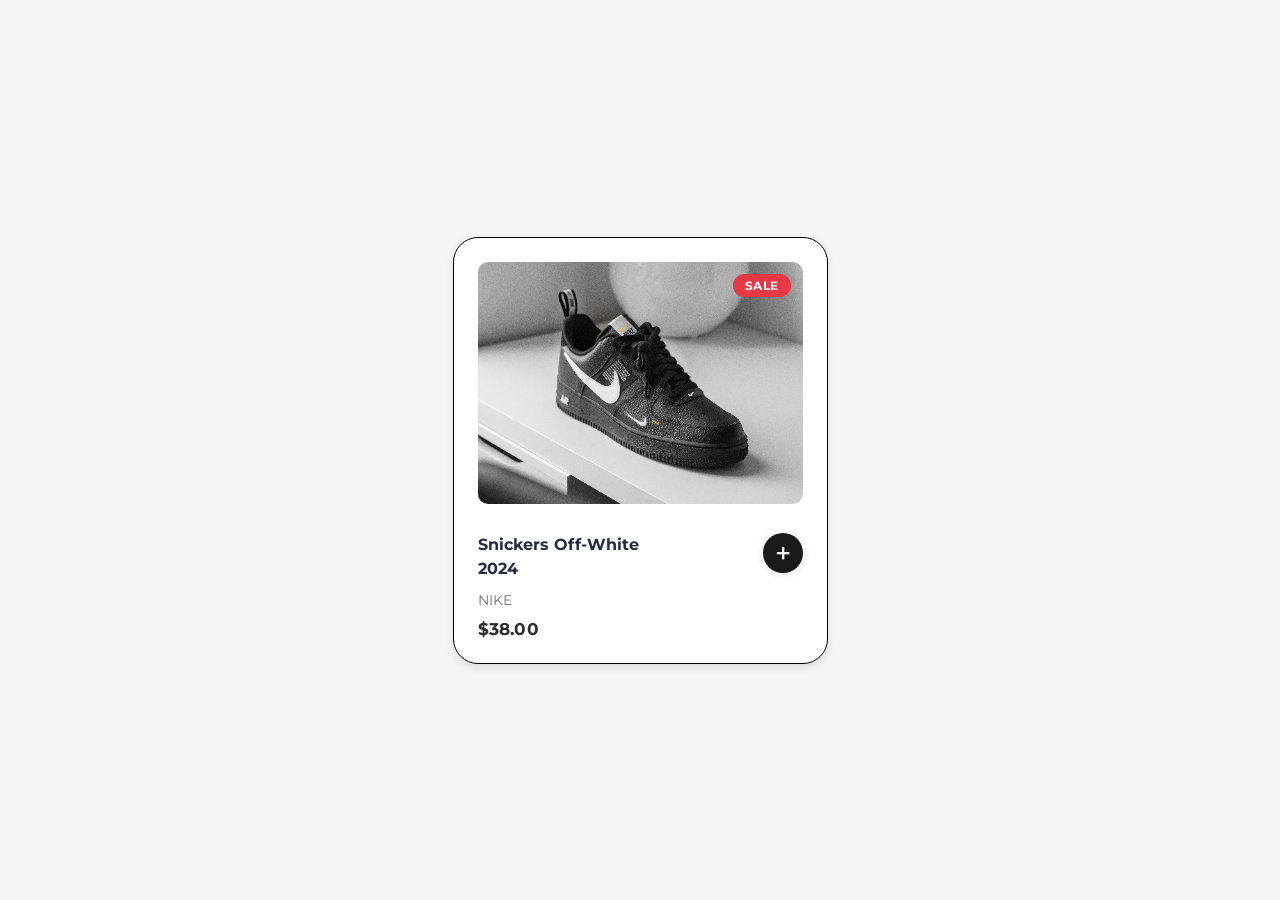
<file: components/card.html>
<!doctype html>
<html lang="vi">
  <head>
    <meta charset="UTF-8" />
    <meta name="viewport" content="width=device-width, initial-scale=1.0" />
    <title>Product Card</title>

    <link rel="preconnect" href="https://fonts.googleapis.com" />
    <link rel="preconnect" href="https://fonts.gstatic.com" crossorigin />
    <link
      rel="stylesheet"
      href="https://fonts.googleapis.com/css2?family=Montserrat:wght@400;500;700&display=swap"
    />
    <link rel="stylesheet" href="../styles/card.css" />
  </head>
  <body class="card-page">
    <div class="card">
      <div class="card-media">
        <img
          class="card-image"
          src="../images/snickers.jpg"
          alt="Giày Nike Snickers Off-White"
        />
        <span class="card-sale">SALE</span>
      </div>

      <div class="card-body">
        <div class="card-info">
          <h2 class="card-name">Snickers Off-White<br />2024</h2>
          <p class="card-brand">NIKE</p>
          <p class="card-price">$38.00</p>
        </div>

        <button class="card-add" type="button" aria-label="Thêm vào giỏ hàng">
          +
        </button>
      </div>
    </div>
  </body>
</html>
</file>
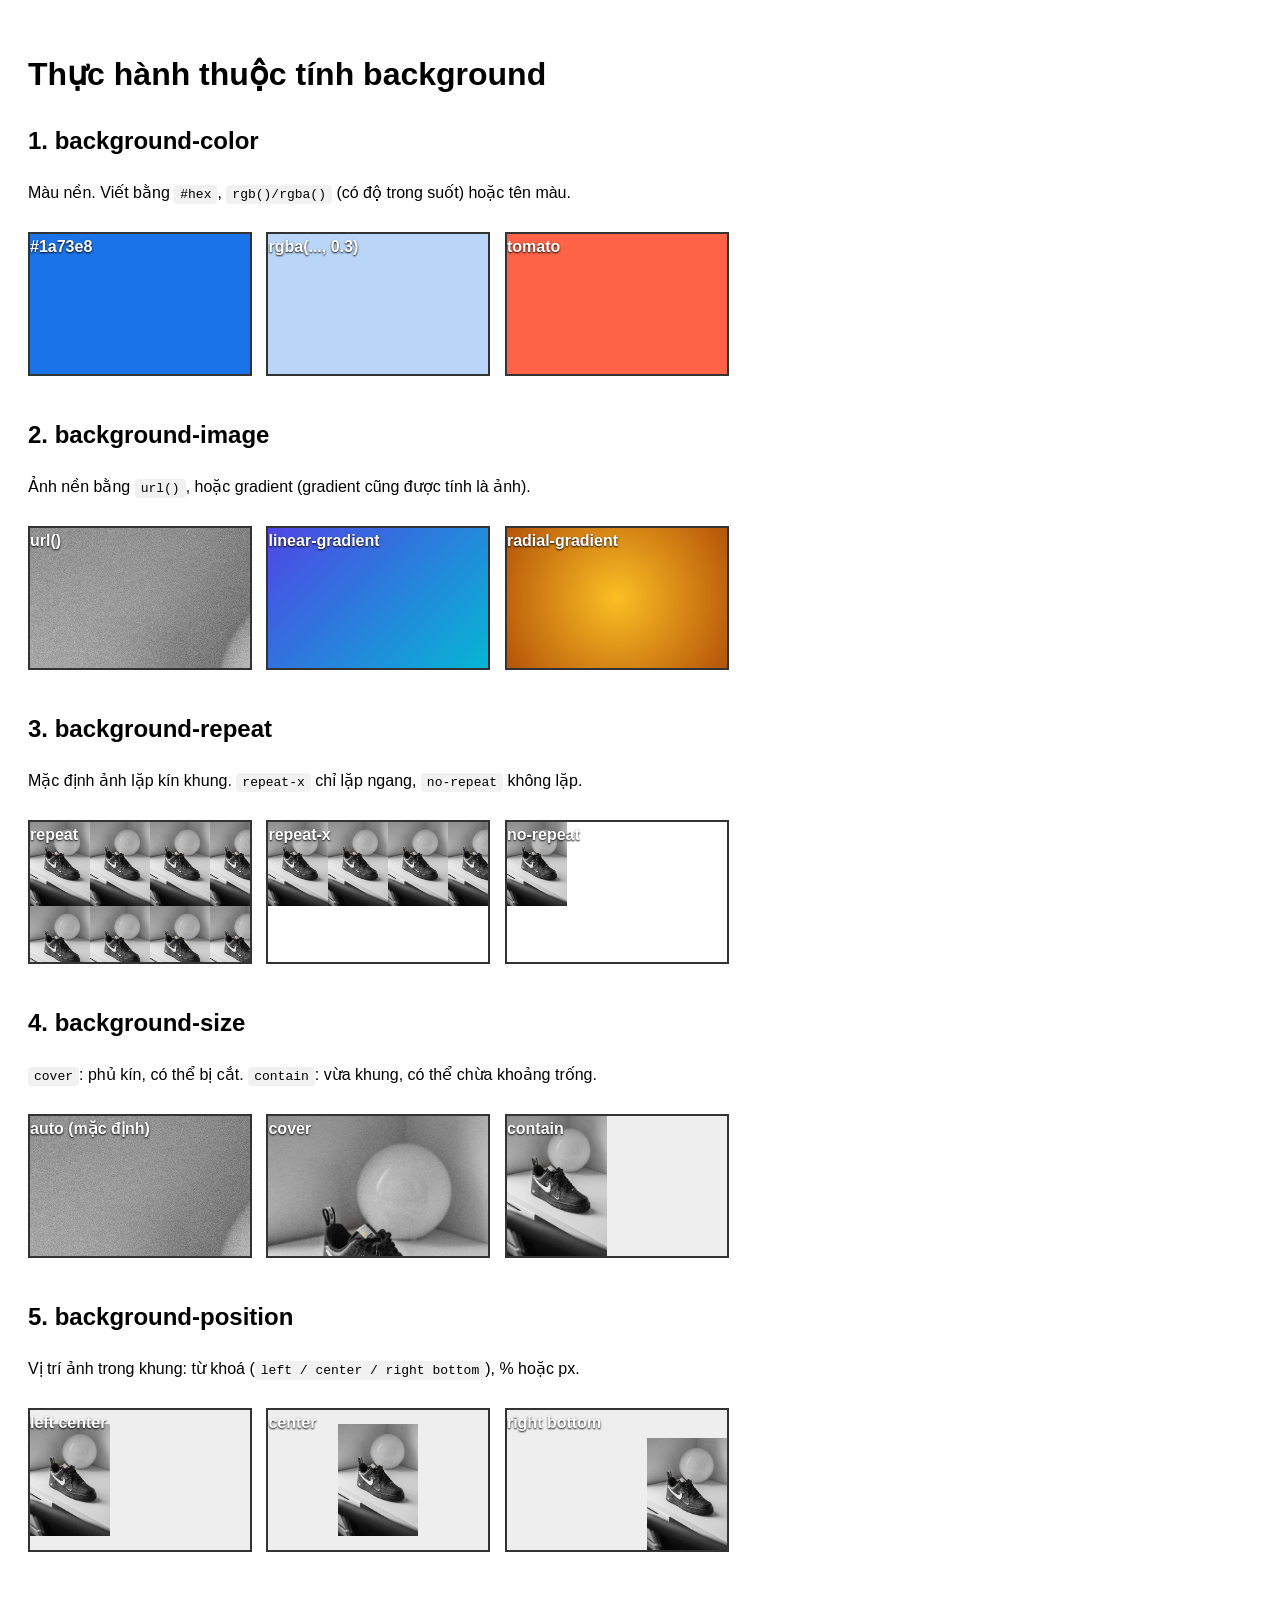
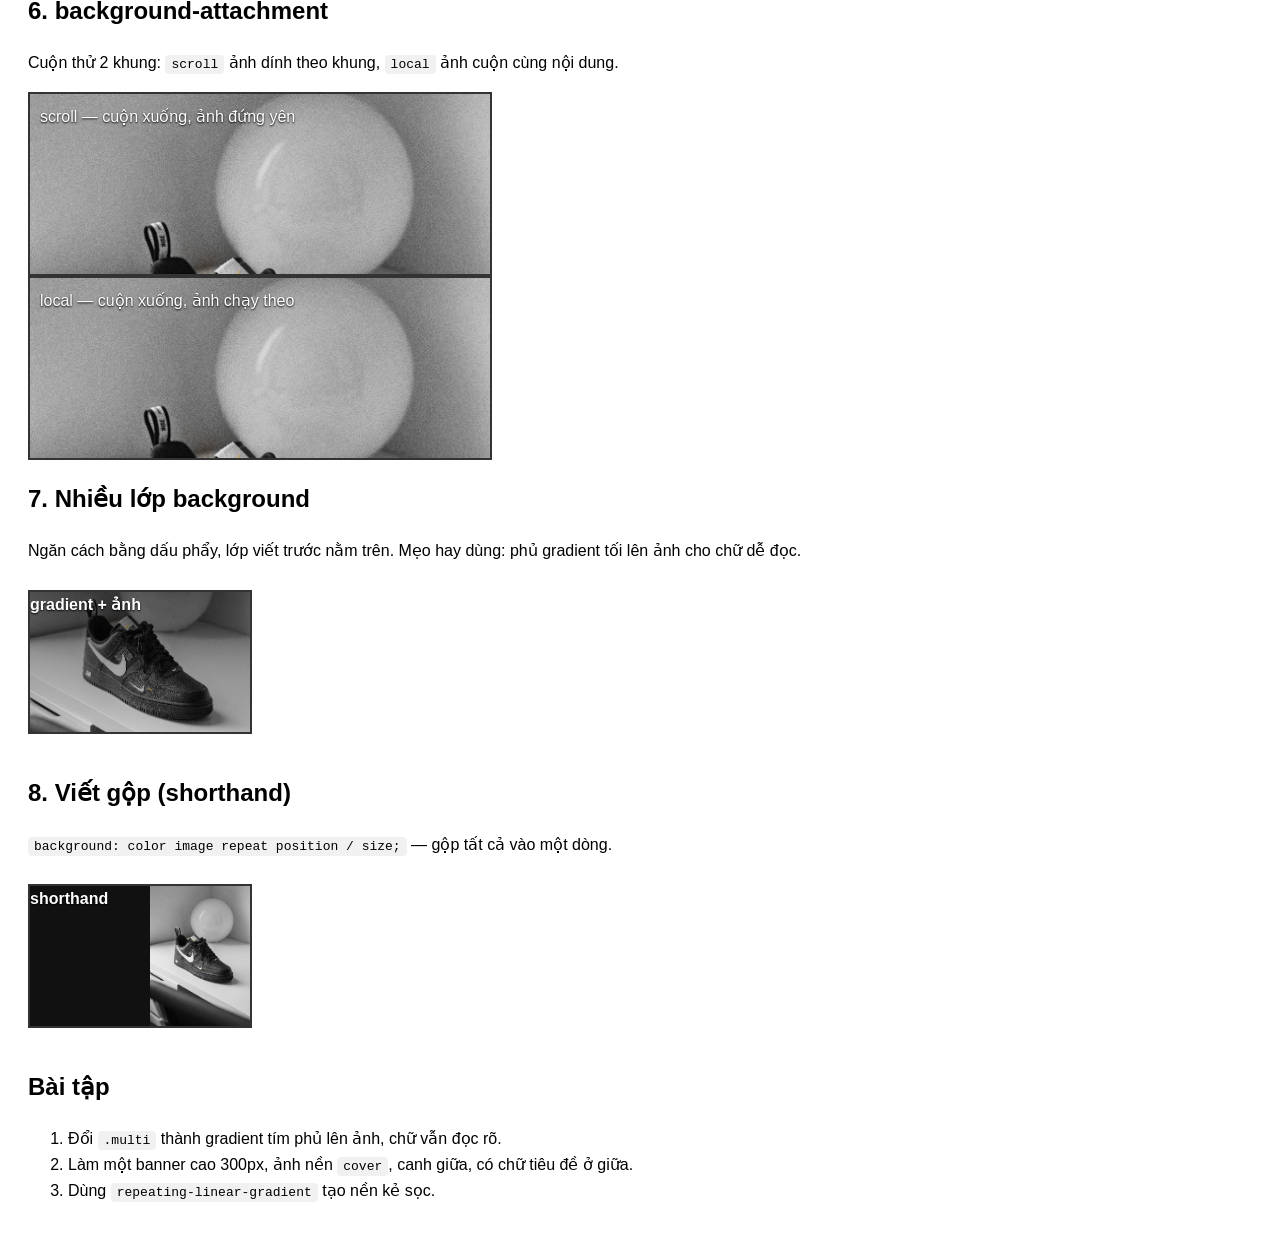
<file: pages/background.html>
<!DOCTYPE html>
<html lang="vi">
<head>
    <meta charset="UTF-8">
    <meta name="viewport" content="width=device-width, initial-scale=1.0">
    <title>Thuộc tính background</title>
    <style>
        body { font-family: sans-serif; padding: 20px; line-height: 1.6; }
        .box {
            /* khung chung để so sánh các giá trị background */
            width: 220px;
            height: 140px;
            margin: 10px 10px 20px 0;
            display: inline-block;
            border: 2px solid #333;
            color: #fff;
            font-weight: bold;
            text-shadow: 0 1px 2px #000;
        }

        /* 1. background-color */
        .color-hex     { background-color: #1a73e8; }
        .color-rgba    { background-color: rgba(26, 115, 232, 0.3); }
        .color-name    { background-color: tomato; }

        /* 2. background-image */
        .img-url       { background-image: url("../images/snickers.jpg"); }
        .img-gradient  { background-image: linear-gradient(135deg, #4f46e5, #06b6d4); }
        .img-radial    { background-image: radial-gradient(circle, #fbbf24, #b45309); }

        /* 3. background-repeat */
        .repeat        { background-image: url("../images/snickers.jpg"); background-size: 60px; background-repeat: repeat; }
        .repeat-x      { background-image: url("../images/snickers.jpg"); background-size: 60px; background-repeat: repeat-x; }
        .no-repeat     { background-image: url("../images/snickers.jpg"); background-size: 60px; background-repeat: no-repeat; }

        /* 4. background-size */
        .size-auto     { background: url("../images/snickers.jpg") no-repeat; }
        .size-cover    { background: url("../images/snickers.jpg") no-repeat; background-size: cover; }
        .size-contain  { background: #eee url("../images/snickers.jpg") no-repeat; background-size: contain; }

        /* 5. background-position */
        .pos-left      { background: #eee url("../images/snickers.jpg") no-repeat left center / 80px; }
        .pos-center    { background: #eee url("../images/snickers.jpg") no-repeat center / 80px; }
        .pos-br        { background: #eee url("../images/snickers.jpg") no-repeat right bottom / 80px; }

        /* 6. background-attachment: cuộn trong khung để thấy fixed đứng yên */
        .scroll-demo {
            width: 460px;
            height: 180px;
            overflow: auto;
            border: 2px solid #333;
        }
        .scroll-demo > div { height: 500px; padding: 10px; color: #fff; text-shadow: 0 1px 2px #000; }
        .attach-scroll { background: url("../images/snickers.jpg") no-repeat center / cover; background-attachment: scroll; }
        .attach-fixed  { background: url("../images/snickers.jpg") no-repeat center / cover; background-attachment: local; }

        /* 7. nhiều lớp background: lớp đầu nằm trên cùng */
        .multi {
            background:
                linear-gradient(rgba(0, 0, 0, 0.55), rgba(0, 0, 0, 0.1)),
                url("../images/snickers.jpg") no-repeat center / cover;
        }

        /* 8. shorthand: color image repeat position / size */
        .shorthand { background: #111 url("../images/snickers.jpg") no-repeat right center / 100px; }

        code { background: #f1f1f1; padding: 2px 6px; border-radius: 4px; }
    </style>
</head>
<body>
    <h1>Thực hành thuộc tính background</h1>

    <h2>1. background-color</h2>
    <p>Màu nền. Viết bằng <code>#hex</code>, <code>rgb()/rgba()</code> (có độ trong suốt) hoặc tên màu.</p>
    <div class="box color-hex">#1a73e8</div>
    <div class="box color-rgba">rgba(..., 0.3)</div>
    <div class="box color-name">tomato</div>

    <h2>2. background-image</h2>
    <p>Ảnh nền bằng <code>url()</code>, hoặc gradient (gradient cũng được tính là ảnh).</p>
    <div class="box img-url">url()</div>
    <div class="box img-gradient">linear-gradient</div>
    <div class="box img-radial">radial-gradient</div>

    <h2>3. background-repeat</h2>
    <p>Mặc định ảnh lặp kín khung. <code>repeat-x</code> chỉ lặp ngang, <code>no-repeat</code> không lặp.</p>
    <div class="box repeat">repeat</div>
    <div class="box repeat-x">repeat-x</div>
    <div class="box no-repeat">no-repeat</div>

    <h2>4. background-size</h2>
    <p><code>cover</code>: phủ kín, có thể bị cắt. <code>contain</code>: vừa khung, có thể chừa khoảng trống.</p>
    <div class="box size-auto">auto (mặc định)</div>
    <div class="box size-cover">cover</div>
    <div class="box size-contain">contain</div>

    <h2>5. background-position</h2>
    <p>Vị trí ảnh trong khung: từ khoá (<code>left / center / right bottom</code>), % hoặc px.</p>
    <div class="box pos-left">left center</div>
    <div class="box pos-center">center</div>
    <div class="box pos-br">right bottom</div>

    <h2>6. background-attachment</h2>
    <p>Cuộn thử 2 khung: <code>scroll</code> ảnh dính theo khung, <code>local</code> ảnh cuộn cùng nội dung.</p>
    <div class="scroll-demo"><div class="attach-scroll">scroll — cuộn xuống, ảnh đứng yên</div></div>
    <div class="scroll-demo"><div class="attach-fixed">local — cuộn xuống, ảnh chạy theo</div></div>

    <h2>7. Nhiều lớp background</h2>
    <p>Ngăn cách bằng dấu phẩy, lớp viết trước nằm trên. Mẹo hay dùng: phủ gradient tối lên ảnh cho chữ dễ đọc.</p>
    <div class="box multi">gradient + ảnh</div>

    <h2>8. Viết gộp (shorthand)</h2>
    <p><code>background: color image repeat position / size;</code> — gộp tất cả vào một dòng.</p>
    <div class="box shorthand">shorthand</div>

    <h2>Bài tập</h2>
    <ol>
        <li>Đổi <code>.multi</code> thành gradient tím phủ lên ảnh, chữ vẫn đọc rõ.</li>
        <li>Làm một banner cao 300px, ảnh nền <code>cover</code>, canh giữa, có chữ tiêu đề ở giữa.</li>
        <li>Dùng <code>repeating-linear-gradient</code> tạo nền kẻ sọc.</li>
    </ol>
</body>
</html>
</file>
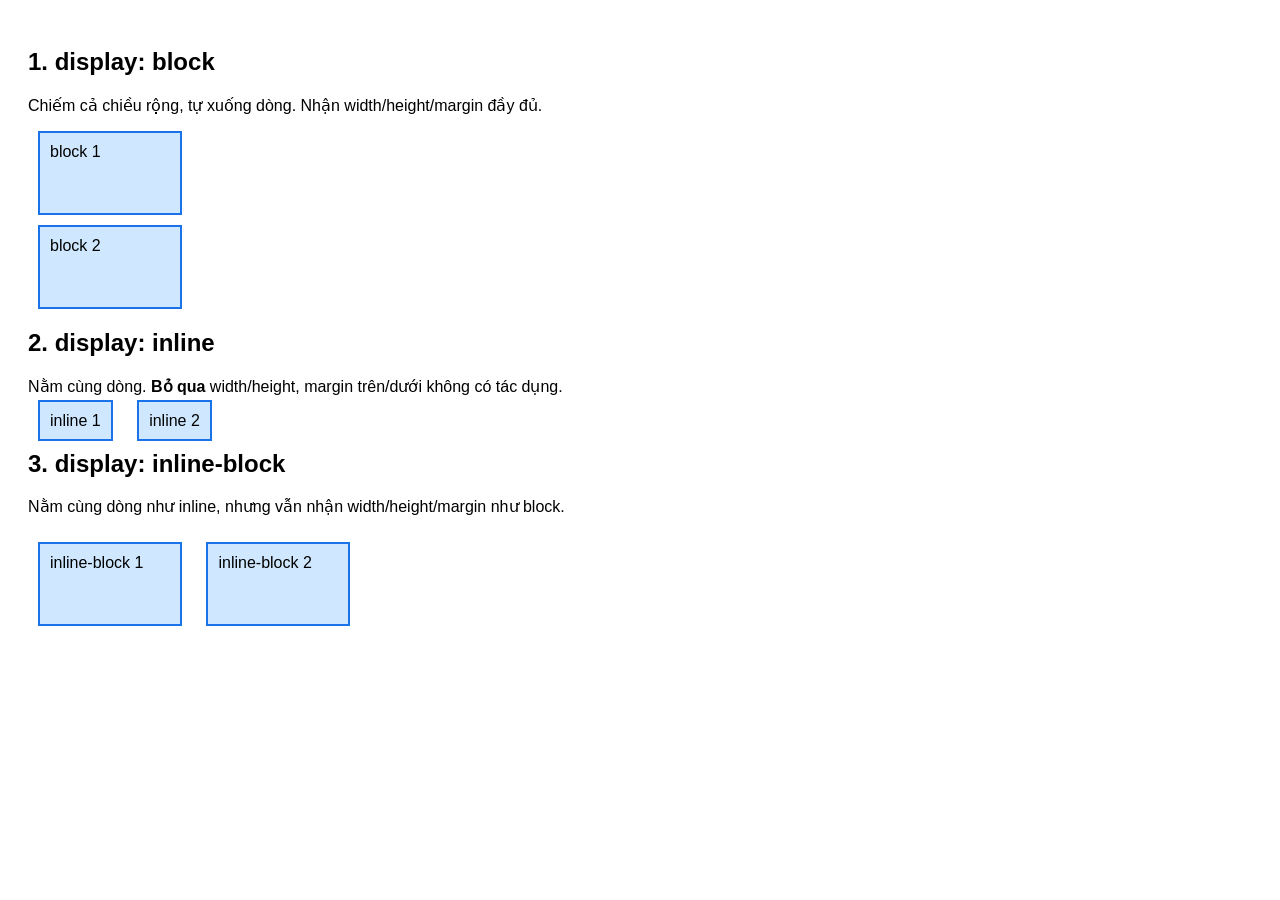
<file: pages/display.html>
<!DOCTYPE html>
<html lang="vi">
<head>
    <meta charset="UTF-8">
    <meta name="viewport" content="width=device-width, initial-scale=1.0">
    <title>display: block / inline / inline-block</title>
    <style>
        body { font-family: sans-serif; padding: 20px; }
        .box {
            /* width + height + margin để thấy rõ khác biệt giữa 3 loại */
            width: 120px;
            height: 60px;
            margin: 10px;
            padding: 10px;
            background: #cfe8ff;
            border: 2px solid #1a73e8;
        }
        .block        { display: block; }
        .inline       { display: inline; }
        .inline-block { display: inline-block; }
    </style>
</head>
<body>
    <h2>1. display: block</h2>
    <p>Chiếm cả chiều rộng, tự xuống dòng. Nhận width/height/margin đầy đủ.</p>
    <span class="box block">block 1</span>
    <span class="box block">block 2</span>

    <h2>2. display: inline</h2>
    <p>Nằm cùng dòng. <strong>Bỏ qua</strong> width/height, margin trên/dưới không có tác dụng.</p>
    <span class="box inline">inline 1</span>
    <span class="box inline">inline 2</span>

    <h2>3. display: inline-block</h2>
    <p>Nằm cùng dòng như inline, nhưng vẫn nhận width/height/margin như block.</p>
    <span class="box inline-block">inline-block 1</span>
    <span class="box inline-block">inline-block 2</span>
</body>
</html>
</file>
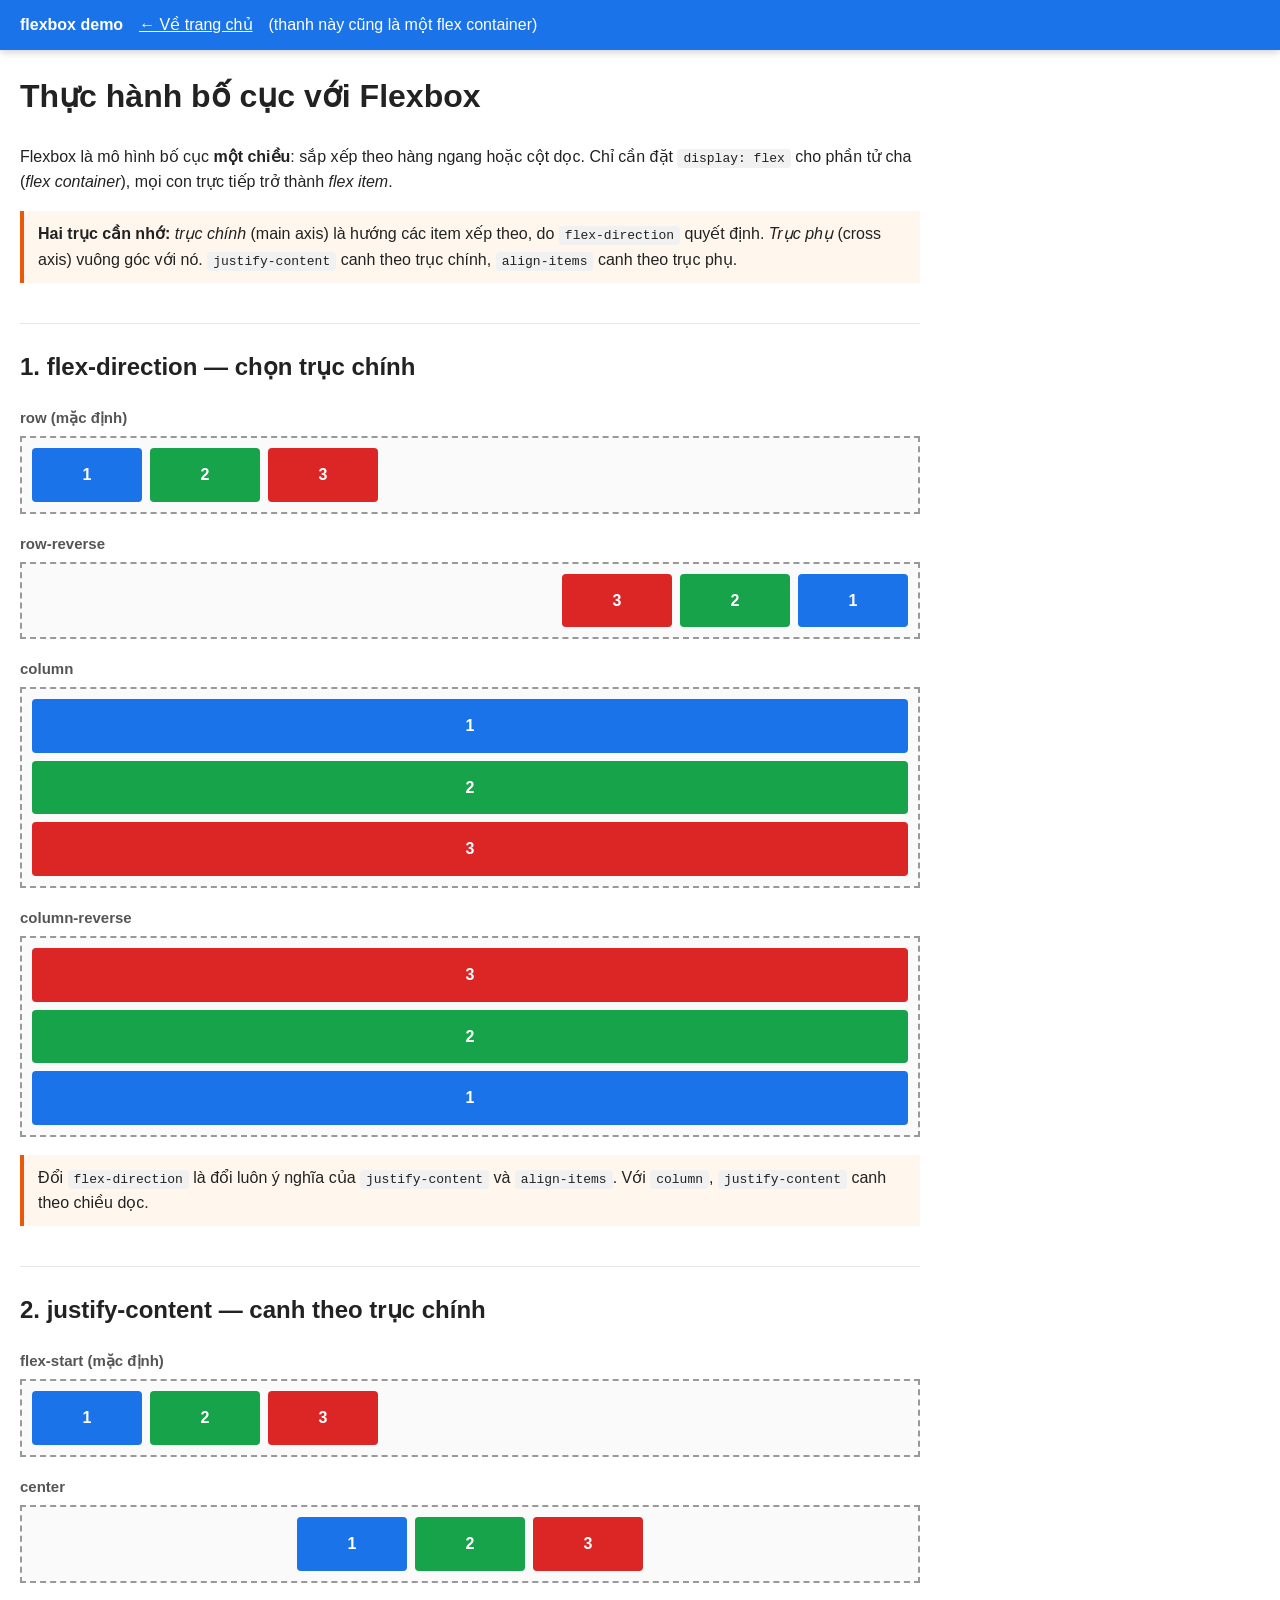
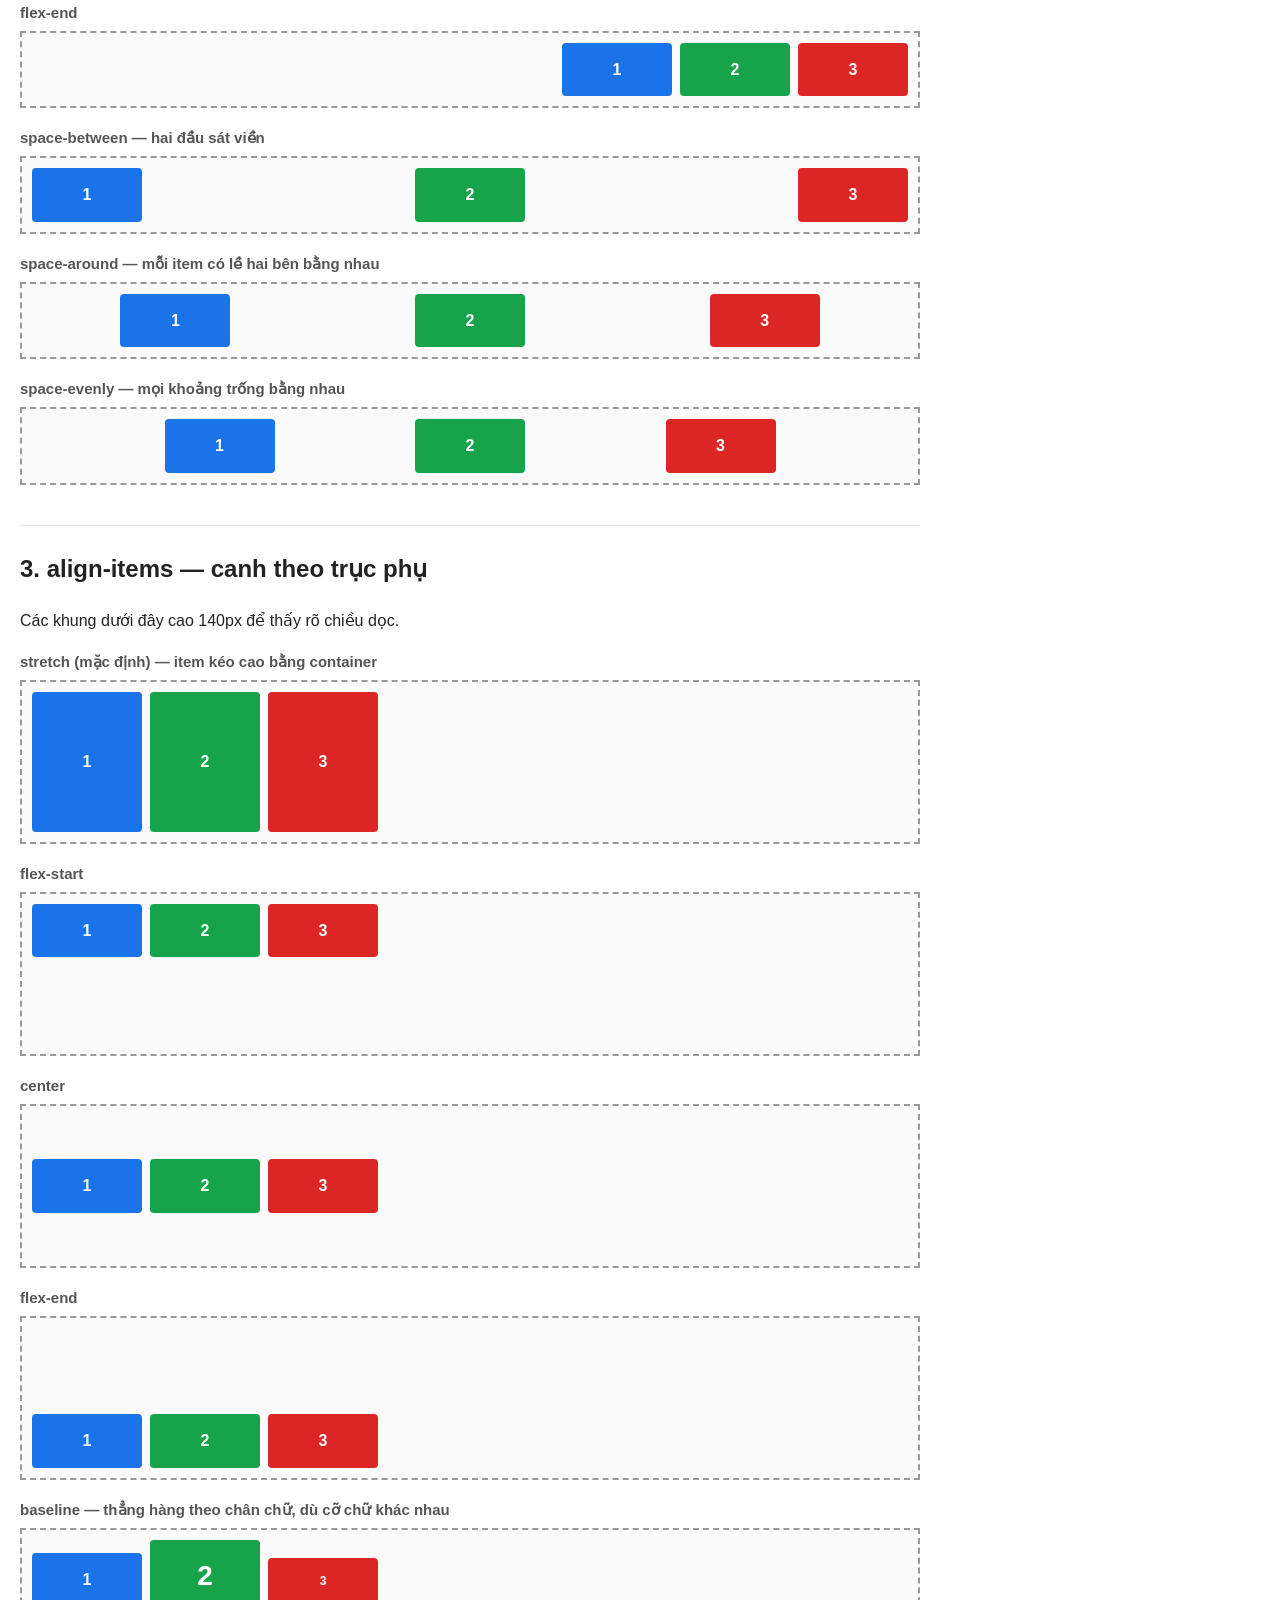
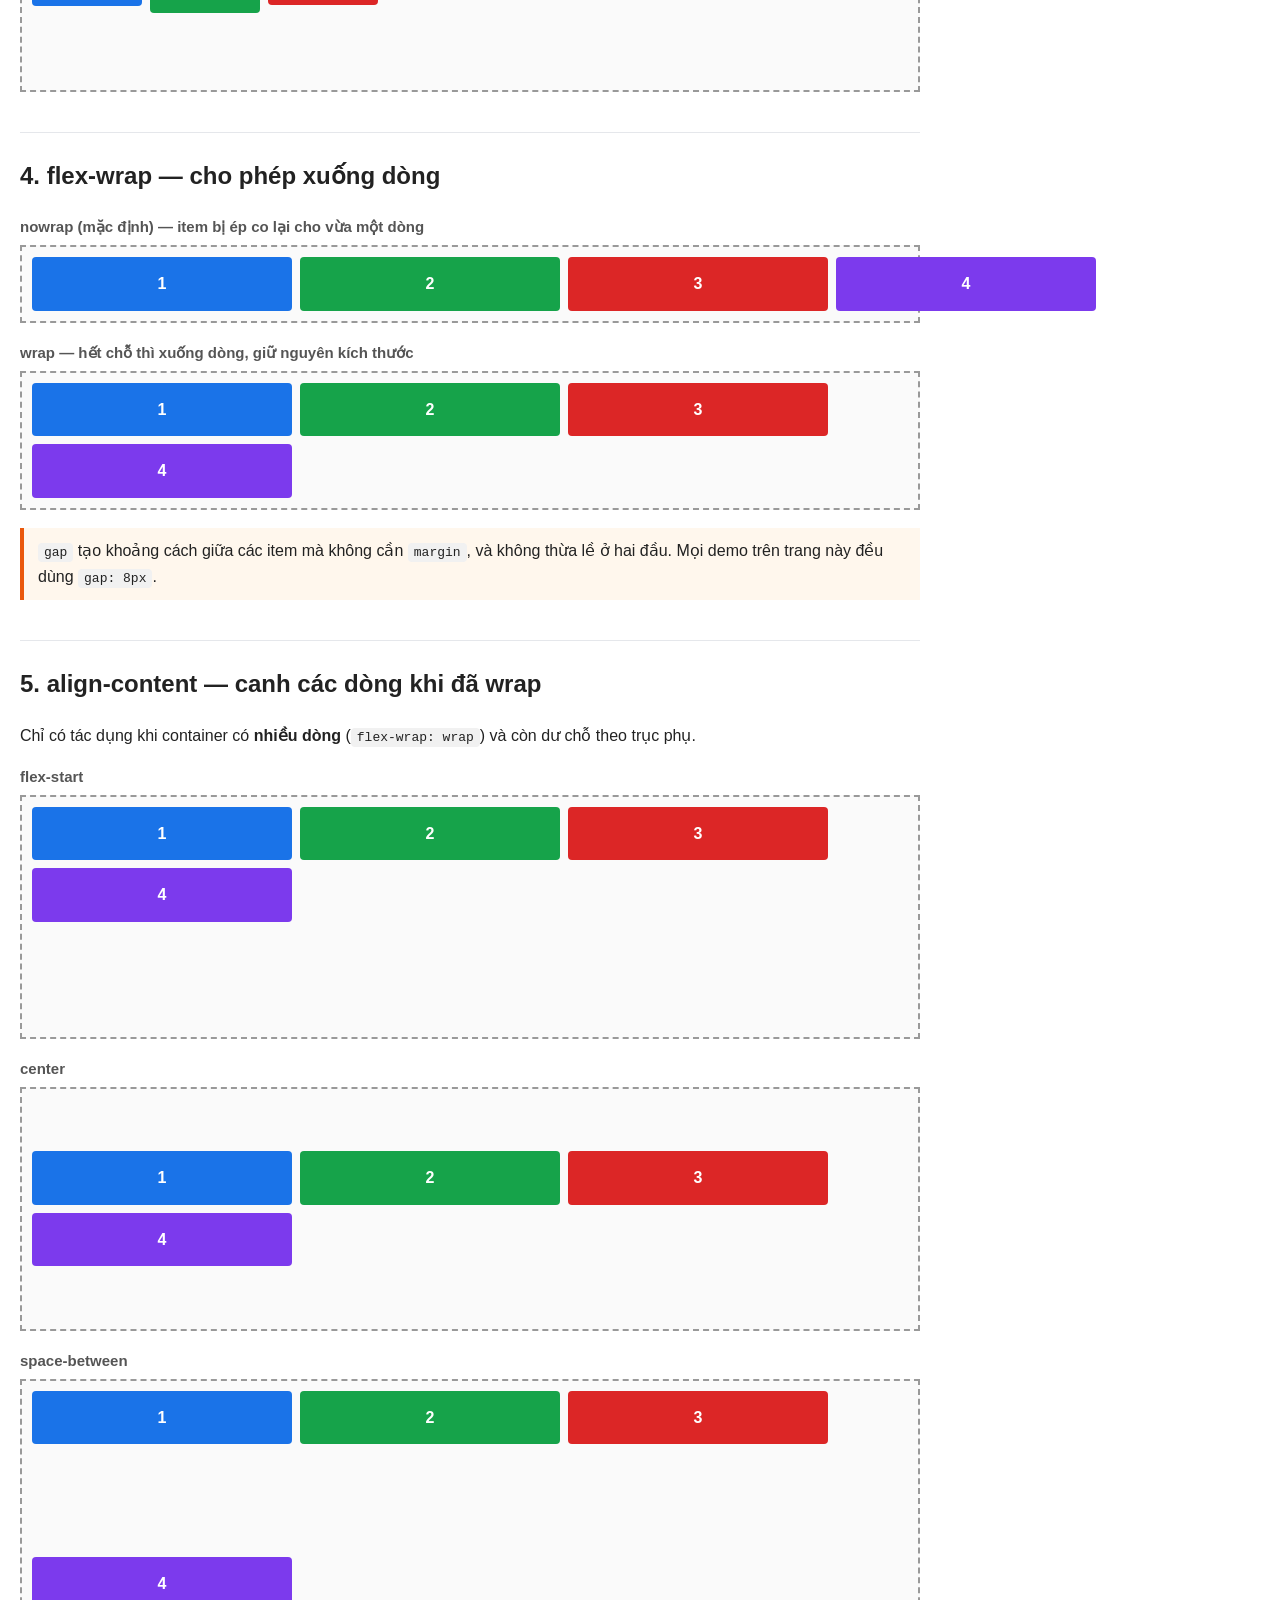
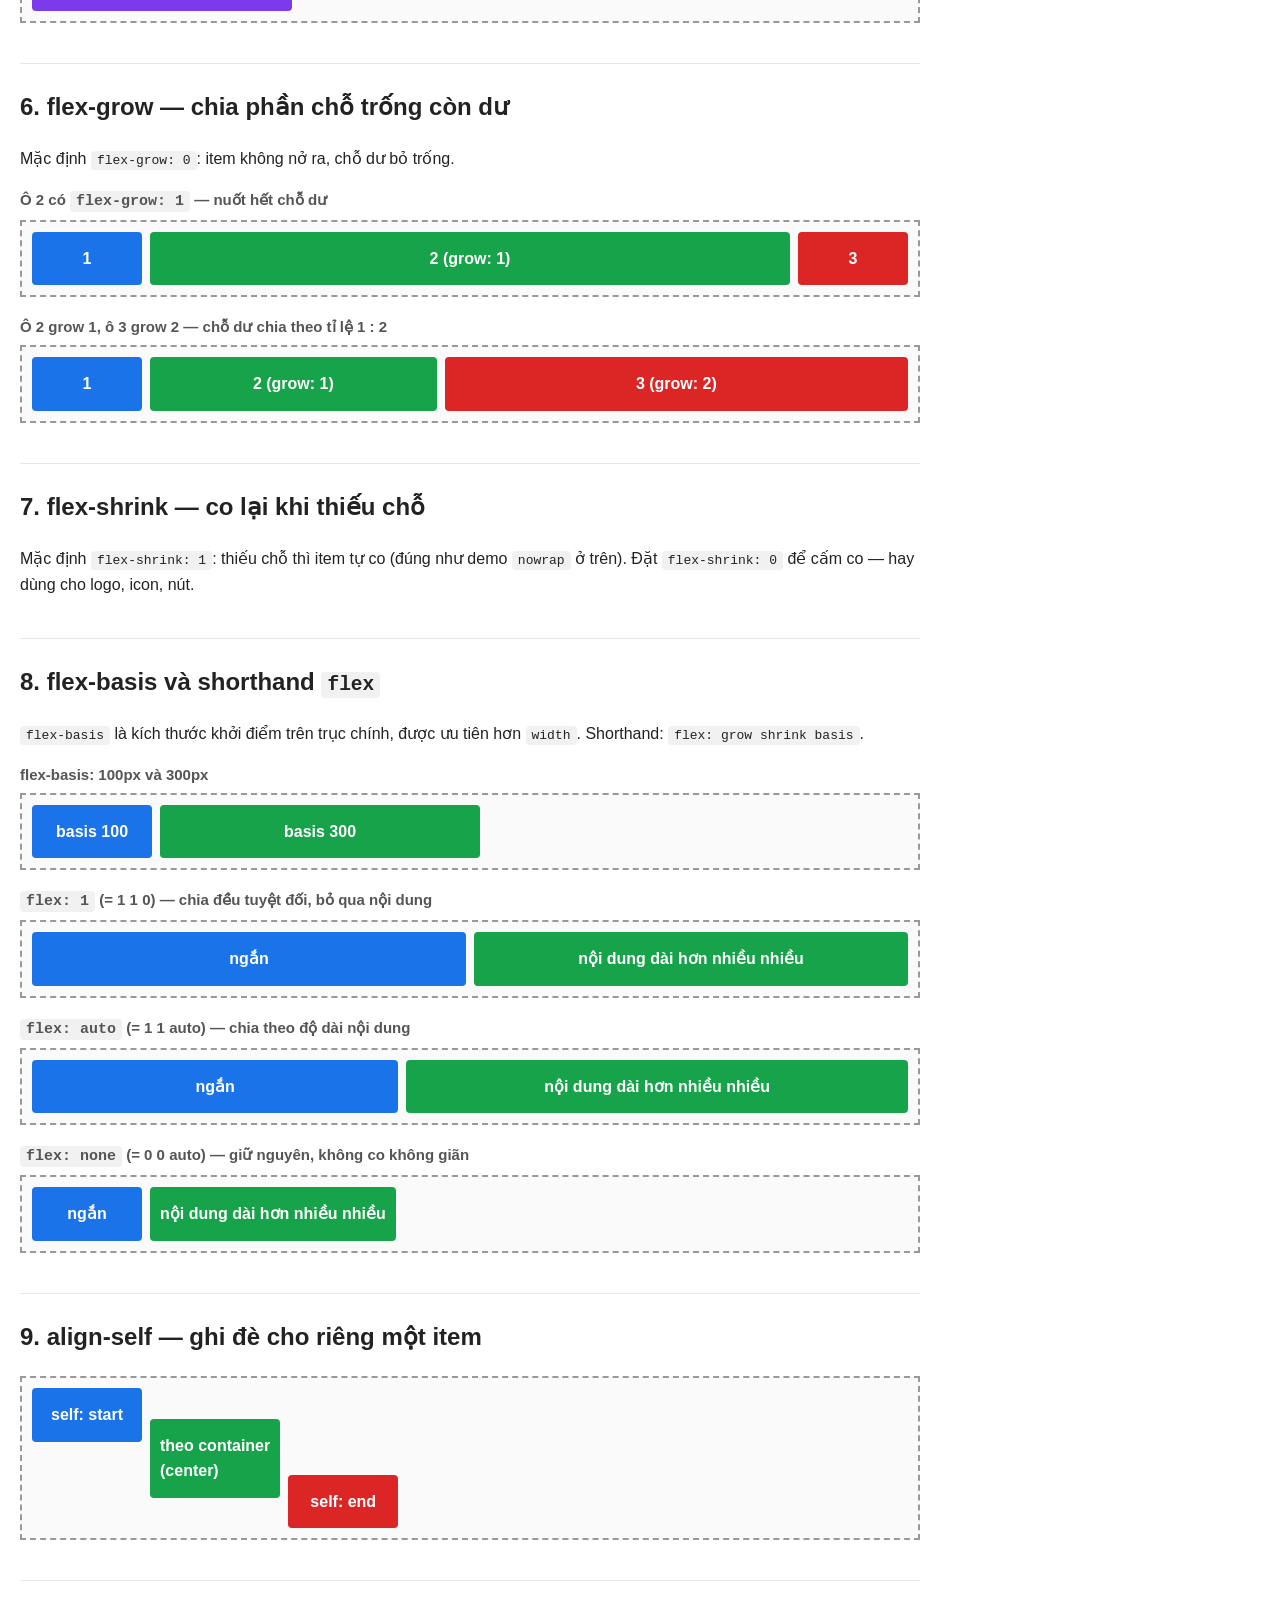
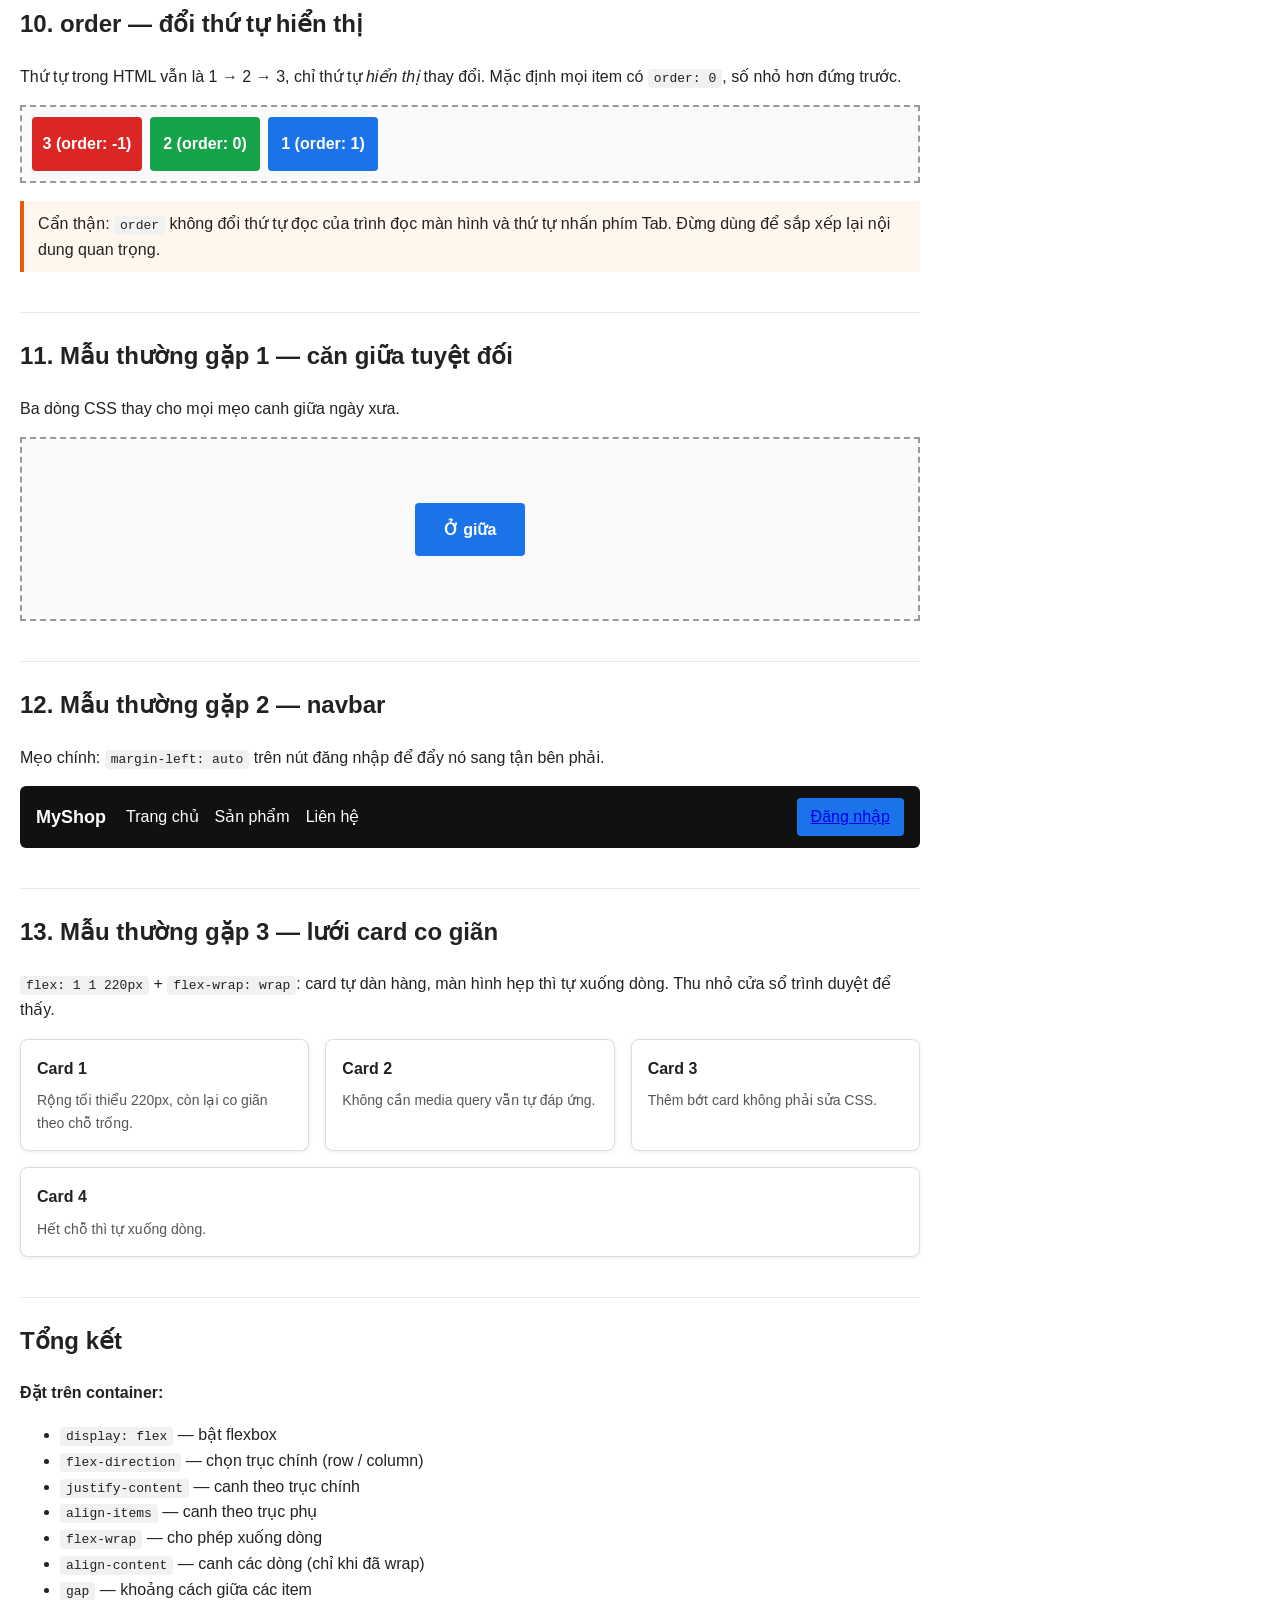
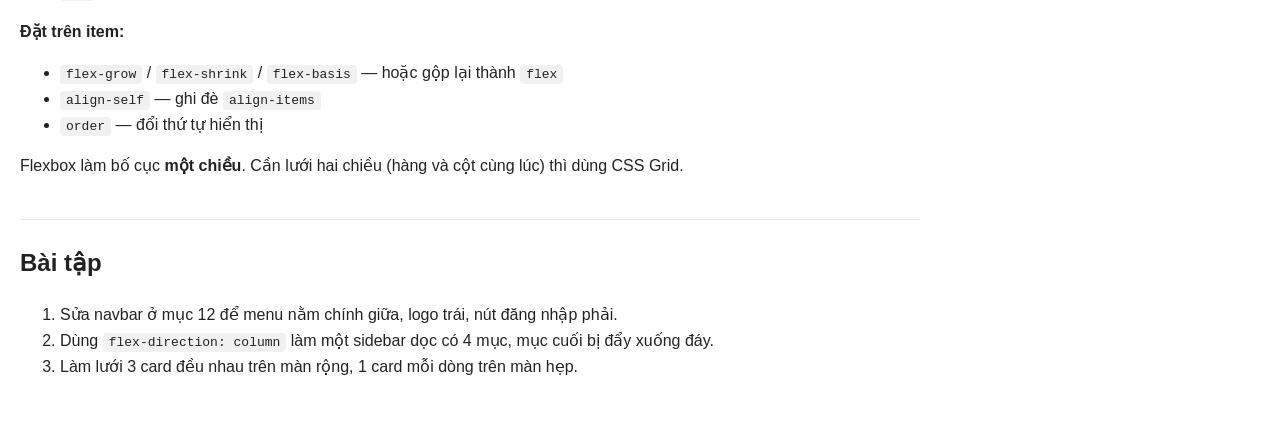
<file: pages/flex.html>
<!DOCTYPE html>
<html lang="vi">
<head>
    <meta charset="UTF-8">
    <meta name="viewport" content="width=device-width, initial-scale=1.0">
    <title>Bố cục với Flexbox</title>
    <style>
        html { scroll-behavior: smooth; }
        body { font-family: sans-serif; margin: 0; line-height: 1.6; color: #222; }
        .content { padding: 0 20px 60px; max-width: 900px; }
        code { background: #f1f1f1; padding: 2px 6px; border-radius: 4px; }
        h2 { margin-top: 40px; border-top: 1px solid #e5e7eb; padding-top: 24px; }
        h3 { margin-bottom: 6px; font-size: 15px; color: #555; }

        /* Header dính, bản thân nó cũng là một flex container */
        .site-header {
            position: sticky;
            top: 0;
            z-index: 10;
            display: flex;
            gap: 16px;
            align-items: center;
            padding: 12px 20px;
            background: #1a73e8;
            color: #fff;
            box-shadow: 0 2px 8px rgba(0, 0, 0, 0.2);
        }
        .site-header a { color: #fff; }

        /* ====== Khung demo chung ====== */
        /* .demo = flex container, .box = flex item */
        .demo {
            display: flex;           /* bật flexbox: các con thành flex item */
            gap: 8px;
            border: 2px dashed #999;
            background: #fafafa;
            padding: 10px;
            margin-bottom: 18px;
        }
        .box {
            display: grid;
            place-items: center;
            min-width: 90px;
            padding: 14px 10px;
            background: #1a73e8;
            color: #fff;
            font-weight: bold;
            border-radius: 4px;
        }
        .box:nth-child(2) { background: #16a34a; }
        .box:nth-child(3) { background: #dc2626; }
        .box:nth-child(4) { background: #7c3aed; }
        .box:nth-child(5) { background: #ea580c; }

        /* 1. flex-direction — đổi trục chính */
        .dir-row            { flex-direction: row; }             /* mặc định: trái → phải */
        .dir-row-reverse    { flex-direction: row-reverse; }     /* phải → trái */
        .dir-column         { flex-direction: column; }          /* trên → dưới */
        .dir-column-reverse { flex-direction: column-reverse; }

        /* 2. justify-content — canh theo TRỤC CHÍNH (ngang, khi direction: row) */
        .jc-start   { justify-content: flex-start; }   /* mặc định */
        .jc-center  { justify-content: center; }
        .jc-end     { justify-content: flex-end; }
        .jc-between { justify-content: space-between; } /* mép ngoài sát viền */
        .jc-around  { justify-content: space-around; }  /* mỗi item có lề 2 bên bằng nhau */
        .jc-evenly  { justify-content: space-evenly; }  /* mọi khoảng cách bằng nhau */

        /* 3. align-items — canh theo TRỤC PHỤ (dọc, khi direction: row) */
        .demo.tall { height: 140px; }
        .ai-stretch  { align-items: stretch; }    /* mặc định: item cao bằng container */
        .ai-start    { align-items: flex-start; }
        .ai-center   { align-items: center; }
        .ai-end      { align-items: flex-end; }
        .ai-baseline { align-items: baseline; }   /* thẳng hàng theo chân chữ */
        .ai-baseline .box:nth-child(2) { font-size: 28px; }
        .ai-baseline .box:nth-child(3) { font-size: 12px; }

        /* 4. flex-wrap — cho phép xuống dòng khi hết chỗ */
        .wrap-nowrap { flex-wrap: nowrap; }   /* mặc định: ép co lại, không xuống dòng */
        .wrap-wrap   { flex-wrap: wrap; }
        .wide { min-width: 240px; }           /* item to để thấy rõ hiệu ứng wrap */

        /* 5. align-content — canh CÁC DÒNG (chỉ có tác dụng khi đã wrap) */
        .demo.multi { height: 220px; flex-wrap: wrap; }
        .ac-start   { align-content: flex-start; }
        .ac-center  { align-content: center; }
        .ac-between { align-content: space-between; }

        /* 6. flex-grow — chia phần dư của trục chính */
        .grow-1 { flex-grow: 1; }
        .grow-2 { flex-grow: 2; }

        /* 7. flex-basis — kích thước khởi điểm trên trục chính */
        .basis-100 { flex-basis: 100px; }
        .basis-300 { flex-basis: 300px; }

        /* 8. flex shorthand: grow shrink basis */
        .flex-1 { flex: 1; }          /* = 1 1 0  → chia đều, bỏ qua nội dung */
        .flex-auto { flex: auto; }    /* = 1 1 auto → chia theo nội dung */
        .flex-none { flex: none; }    /* = 0 0 auto → giữ nguyên, không co giãn */

        /* 9. align-self — ghi đè align-items cho riêng 1 item */
        .self-start  { align-self: flex-start; }
        .self-center { align-self: center; }
        .self-end    { align-self: flex-end; }

        /* 10. order — đổi thứ tự hiển thị, không đổi thứ tự trong HTML */
        .order-1  { order: 1; }
        .order-m1 { order: -1; }  /* số nhỏ hơn đứng trước, mặc định là 0 */

        /* ====== MẪU 1: căn giữa tuyệt đối ====== */
        .center-demo {
            display: flex;
            justify-content: center;  /* giữa theo chiều ngang */
            align-items: center;      /* giữa theo chiều dọc */
            height: 180px;
            border: 2px dashed #999;
            background: #fafafa;
            margin-bottom: 18px;
        }

        /* ====== MẪU 2: navbar ====== */
        .navbar {
            display: flex;
            align-items: center;
            gap: 20px;
            padding: 12px 16px;
            background: #111;
            color: #fff;
            border-radius: 6px;
            margin-bottom: 18px;
        }
        .navbar .logo { font-weight: bold; font-size: 18px; }
        .navbar .menu { display: flex; gap: 16px; }
        .navbar .menu a { color: #fff; text-decoration: none; }
        .navbar .menu a:hover { text-decoration: underline; }
        /* margin-left: auto nuốt hết chỗ trống → đẩy phần còn lại sang phải */
        .navbar .login { margin-left: auto; background: #1a73e8; padding: 6px 14px; border-radius: 4px; }

        /* ====== MẪU 3: lưới card co giãn ====== */
        .cards { display: flex; flex-wrap: wrap; gap: 16px; margin-bottom: 18px; }
        .card {
            flex: 1 1 220px;  /* co giãn được, rộng tối thiểu 220px rồi mới xuống dòng */
            border: 1px solid #ddd;
            border-radius: 8px;
            padding: 16px;
            background: #fff;
            box-shadow: 0 1px 4px rgba(0, 0, 0, 0.08);
        }
        .card h4 { margin: 0 0 8px; }
        .card p { margin: 0; color: #555; font-size: 14px; }

        .note { background: #fff7ed; border-left: 4px solid #ea580c; padding: 10px 14px; }
    </style>
</head>
<body id="top">
    <header class="site-header">
        <strong>flexbox demo</strong>
        <a href="../index.html">← Về trang chủ</a>
        <span>(thanh này cũng là một flex container)</span>
    </header>

    <div class="content">
        <h1>Thực hành bố cục với Flexbox</h1>
        <p>
            Flexbox là mô hình bố cục <strong>một chiều</strong>: sắp xếp theo hàng ngang
            hoặc cột dọc. Chỉ cần đặt <code>display: flex</code> cho phần tử cha
            (<em>flex container</em>), mọi con trực tiếp trở thành <em>flex item</em>.
        </p>
        <p class="note">
            <strong>Hai trục cần nhớ:</strong> <em>trục chính</em> (main axis) là hướng
            các item xếp theo, do <code>flex-direction</code> quyết định.
            <em>Trục phụ</em> (cross axis) vuông góc với nó.
            <code>justify-content</code> canh theo trục chính,
            <code>align-items</code> canh theo trục phụ.
        </p>

        <h2>1. flex-direction — chọn trục chính</h2>

        <h3>row (mặc định)</h3>
        <div class="demo dir-row">
            <div class="box">1</div><div class="box">2</div><div class="box">3</div>
        </div>

        <h3>row-reverse</h3>
        <div class="demo dir-row-reverse">
            <div class="box">1</div><div class="box">2</div><div class="box">3</div>
        </div>

        <h3>column</h3>
        <div class="demo dir-column">
            <div class="box">1</div><div class="box">2</div><div class="box">3</div>
        </div>

        <h3>column-reverse</h3>
        <div class="demo dir-column-reverse">
            <div class="box">1</div><div class="box">2</div><div class="box">3</div>
        </div>

        <p class="note">
            Đổi <code>flex-direction</code> là đổi luôn ý nghĩa của
            <code>justify-content</code> và <code>align-items</code>. Với
            <code>column</code>, <code>justify-content</code> canh theo chiều dọc.
        </p>

        <h2>2. justify-content — canh theo trục chính</h2>

        <h3>flex-start (mặc định)</h3>
        <div class="demo jc-start">
            <div class="box">1</div><div class="box">2</div><div class="box">3</div>
        </div>

        <h3>center</h3>
        <div class="demo jc-center">
            <div class="box">1</div><div class="box">2</div><div class="box">3</div>
        </div>

        <h3>flex-end</h3>
        <div class="demo jc-end">
            <div class="box">1</div><div class="box">2</div><div class="box">3</div>
        </div>

        <h3>space-between — hai đầu sát viền</h3>
        <div class="demo jc-between">
            <div class="box">1</div><div class="box">2</div><div class="box">3</div>
        </div>

        <h3>space-around — mỗi item có lề hai bên bằng nhau</h3>
        <div class="demo jc-around">
            <div class="box">1</div><div class="box">2</div><div class="box">3</div>
        </div>

        <h3>space-evenly — mọi khoảng trống bằng nhau</h3>
        <div class="demo jc-evenly">
            <div class="box">1</div><div class="box">2</div><div class="box">3</div>
        </div>

        <h2>3. align-items — canh theo trục phụ</h2>
        <p>Các khung dưới đây cao 140px để thấy rõ chiều dọc.</p>

        <h3>stretch (mặc định) — item kéo cao bằng container</h3>
        <div class="demo tall ai-stretch">
            <div class="box">1</div><div class="box">2</div><div class="box">3</div>
        </div>

        <h3>flex-start</h3>
        <div class="demo tall ai-start">
            <div class="box">1</div><div class="box">2</div><div class="box">3</div>
        </div>

        <h3>center</h3>
        <div class="demo tall ai-center">
            <div class="box">1</div><div class="box">2</div><div class="box">3</div>
        </div>

        <h3>flex-end</h3>
        <div class="demo tall ai-end">
            <div class="box">1</div><div class="box">2</div><div class="box">3</div>
        </div>

        <h3>baseline — thẳng hàng theo chân chữ, dù cỡ chữ khác nhau</h3>
        <div class="demo tall ai-baseline">
            <div class="box">1</div><div class="box">2</div><div class="box">3</div>
        </div>

        <h2>4. flex-wrap — cho phép xuống dòng</h2>

        <h3>nowrap (mặc định) — item bị ép co lại cho vừa một dòng</h3>
        <div class="demo wrap-nowrap">
            <div class="box wide">1</div><div class="box wide">2</div>
            <div class="box wide">3</div><div class="box wide">4</div>
        </div>

        <h3>wrap — hết chỗ thì xuống dòng, giữ nguyên kích thước</h3>
        <div class="demo wrap-wrap">
            <div class="box wide">1</div><div class="box wide">2</div>
            <div class="box wide">3</div><div class="box wide">4</div>
        </div>

        <p class="note">
            <code>gap</code> tạo khoảng cách giữa các item mà không cần
            <code>margin</code>, và không thừa lề ở hai đầu. Mọi demo trên trang này
            đều dùng <code>gap: 8px</code>.
        </p>

        <h2>5. align-content — canh các dòng khi đã wrap</h2>
        <p>
            Chỉ có tác dụng khi container có <strong>nhiều dòng</strong>
            (<code>flex-wrap: wrap</code>) và còn dư chỗ theo trục phụ.
        </p>

        <h3>flex-start</h3>
        <div class="demo multi ac-start">
            <div class="box wide">1</div><div class="box wide">2</div>
            <div class="box wide">3</div><div class="box wide">4</div>
        </div>

        <h3>center</h3>
        <div class="demo multi ac-center">
            <div class="box wide">1</div><div class="box wide">2</div>
            <div class="box wide">3</div><div class="box wide">4</div>
        </div>

        <h3>space-between</h3>
        <div class="demo multi ac-between">
            <div class="box wide">1</div><div class="box wide">2</div>
            <div class="box wide">3</div><div class="box wide">4</div>
        </div>

        <h2>6. flex-grow — chia phần chỗ trống còn dư</h2>
        <p>Mặc định <code>flex-grow: 0</code>: item không nở ra, chỗ dư bỏ trống.</p>

        <h3>Ô 2 có <code>flex-grow: 1</code> — nuốt hết chỗ dư</h3>
        <div class="demo">
            <div class="box">1</div>
            <div class="box grow-1">2 (grow: 1)</div>
            <div class="box">3</div>
        </div>

        <h3>Ô 2 grow 1, ô 3 grow 2 — chỗ dư chia theo tỉ lệ 1 : 2</h3>
        <div class="demo">
            <div class="box">1</div>
            <div class="box grow-1">2 (grow: 1)</div>
            <div class="box grow-2">3 (grow: 2)</div>
        </div>

        <h2>7. flex-shrink — co lại khi thiếu chỗ</h2>
        <p>
            Mặc định <code>flex-shrink: 1</code>: thiếu chỗ thì item tự co
            (đúng như demo <code>nowrap</code> ở trên). Đặt
            <code>flex-shrink: 0</code> để cấm co — hay dùng cho logo, icon, nút.
        </p>

        <h2>8. flex-basis và shorthand <code>flex</code></h2>
        <p>
            <code>flex-basis</code> là kích thước khởi điểm trên trục chính, được ưu tiên
            hơn <code>width</code>. Shorthand: <code>flex: grow shrink basis</code>.
        </p>

        <h3>flex-basis: 100px và 300px</h3>
        <div class="demo">
            <div class="box basis-100">basis 100</div>
            <div class="box basis-300">basis 300</div>
        </div>

        <h3><code>flex: 1</code> (= 1 1 0) — chia đều tuyệt đối, bỏ qua nội dung</h3>
        <div class="demo">
            <div class="box flex-1">ngắn</div>
            <div class="box flex-1">nội dung dài hơn nhiều nhiều</div>
        </div>

        <h3><code>flex: auto</code> (= 1 1 auto) — chia theo độ dài nội dung</h3>
        <div class="demo">
            <div class="box flex-auto">ngắn</div>
            <div class="box flex-auto">nội dung dài hơn nhiều nhiều</div>
        </div>

        <h3><code>flex: none</code> (= 0 0 auto) — giữ nguyên, không co không giãn</h3>
        <div class="demo">
            <div class="box flex-none">ngắn</div>
            <div class="box flex-none">nội dung dài hơn nhiều nhiều</div>
        </div>

        <h2>9. align-self — ghi đè cho riêng một item</h2>
        <div class="demo tall ai-center">
            <div class="box self-start">self: start</div>
            <div class="box">theo container<br>(center)</div>
            <div class="box self-end">self: end</div>
        </div>

        <h2>10. order — đổi thứ tự hiển thị</h2>
        <p>
            Thứ tự trong HTML vẫn là 1 → 2 → 3, chỉ thứ tự <em>hiển thị</em> thay đổi.
            Mặc định mọi item có <code>order: 0</code>, số nhỏ hơn đứng trước.
        </p>
        <div class="demo">
            <div class="box order-1">1 (order: 1)</div>
            <div class="box">2 (order: 0)</div>
            <div class="box order-m1">3 (order: -1)</div>
        </div>
        <p class="note">
            Cẩn thận: <code>order</code> không đổi thứ tự đọc của trình đọc màn hình và
            thứ tự nhấn phím Tab. Đừng dùng để sắp xếp lại nội dung quan trọng.
        </p>

        <h2>11. Mẫu thường gặp 1 — căn giữa tuyệt đối</h2>
        <p>Ba dòng CSS thay cho mọi mẹo canh giữa ngày xưa.</p>
        <div class="center-demo">
            <div class="box">Ở giữa</div>
        </div>

        <h2>12. Mẫu thường gặp 2 — navbar</h2>
        <p>
            Mẹo chính: <code>margin-left: auto</code> trên nút đăng nhập để đẩy nó
            sang tận bên phải.
        </p>
        <nav class="navbar">
            <span class="logo">MyShop</span>
            <div class="menu">
                <a href="#top">Trang chủ</a>
                <a href="#top">Sản phẩm</a>
                <a href="#top">Liên hệ</a>
            </div>
            <a href="#top" class="login">Đăng nhập</a>
        </nav>

        <h2>13. Mẫu thường gặp 3 — lưới card co giãn</h2>
        <p>
            <code>flex: 1 1 220px</code> + <code>flex-wrap: wrap</code>: card tự dàn hàng,
            màn hình hẹp thì tự xuống dòng. Thu nhỏ cửa sổ trình duyệt để thấy.
        </p>
        <div class="cards">
            <div class="card"><h4>Card 1</h4><p>Rộng tối thiểu 220px, còn lại co giãn theo chỗ trống.</p></div>
            <div class="card"><h4>Card 2</h4><p>Không cần media query vẫn tự đáp ứng.</p></div>
            <div class="card"><h4>Card 3</h4><p>Thêm bớt card không phải sửa CSS.</p></div>
            <div class="card"><h4>Card 4</h4><p>Hết chỗ thì tự xuống dòng.</p></div>
        </div>

        <h2>Tổng kết</h2>
        <p><strong>Đặt trên container:</strong></p>
        <ul>
            <li><code>display: flex</code> — bật flexbox</li>
            <li><code>flex-direction</code> — chọn trục chính (row / column)</li>
            <li><code>justify-content</code> — canh theo trục chính</li>
            <li><code>align-items</code> — canh theo trục phụ</li>
            <li><code>flex-wrap</code> — cho phép xuống dòng</li>
            <li><code>align-content</code> — canh các dòng (chỉ khi đã wrap)</li>
            <li><code>gap</code> — khoảng cách giữa các item</li>
        </ul>
        <p><strong>Đặt trên item:</strong></p>
        <ul>
            <li><code>flex-grow</code> / <code>flex-shrink</code> / <code>flex-basis</code>
                — hoặc gộp lại thành <code>flex</code></li>
            <li><code>align-self</code> — ghi đè <code>align-items</code></li>
            <li><code>order</code> — đổi thứ tự hiển thị</li>
        </ul>
        <p>
            Flexbox làm bố cục <strong>một chiều</strong>. Cần lưới hai chiều
            (hàng và cột cùng lúc) thì dùng CSS Grid.
        </p>

        <h2>Bài tập</h2>
        <ol>
            <li>Sửa navbar ở mục 12 để menu nằm chính giữa, logo trái, nút đăng nhập phải.</li>
            <li>Dùng <code>flex-direction: column</code> làm một sidebar dọc có 4 mục,
                mục cuối bị đẩy xuống đáy.</li>
            <li>Làm lưới 3 card đều nhau trên màn rộng, 1 card mỗi dòng trên màn hẹp.</li>
        </ol>
    </div>
</body>
</html>
</file>
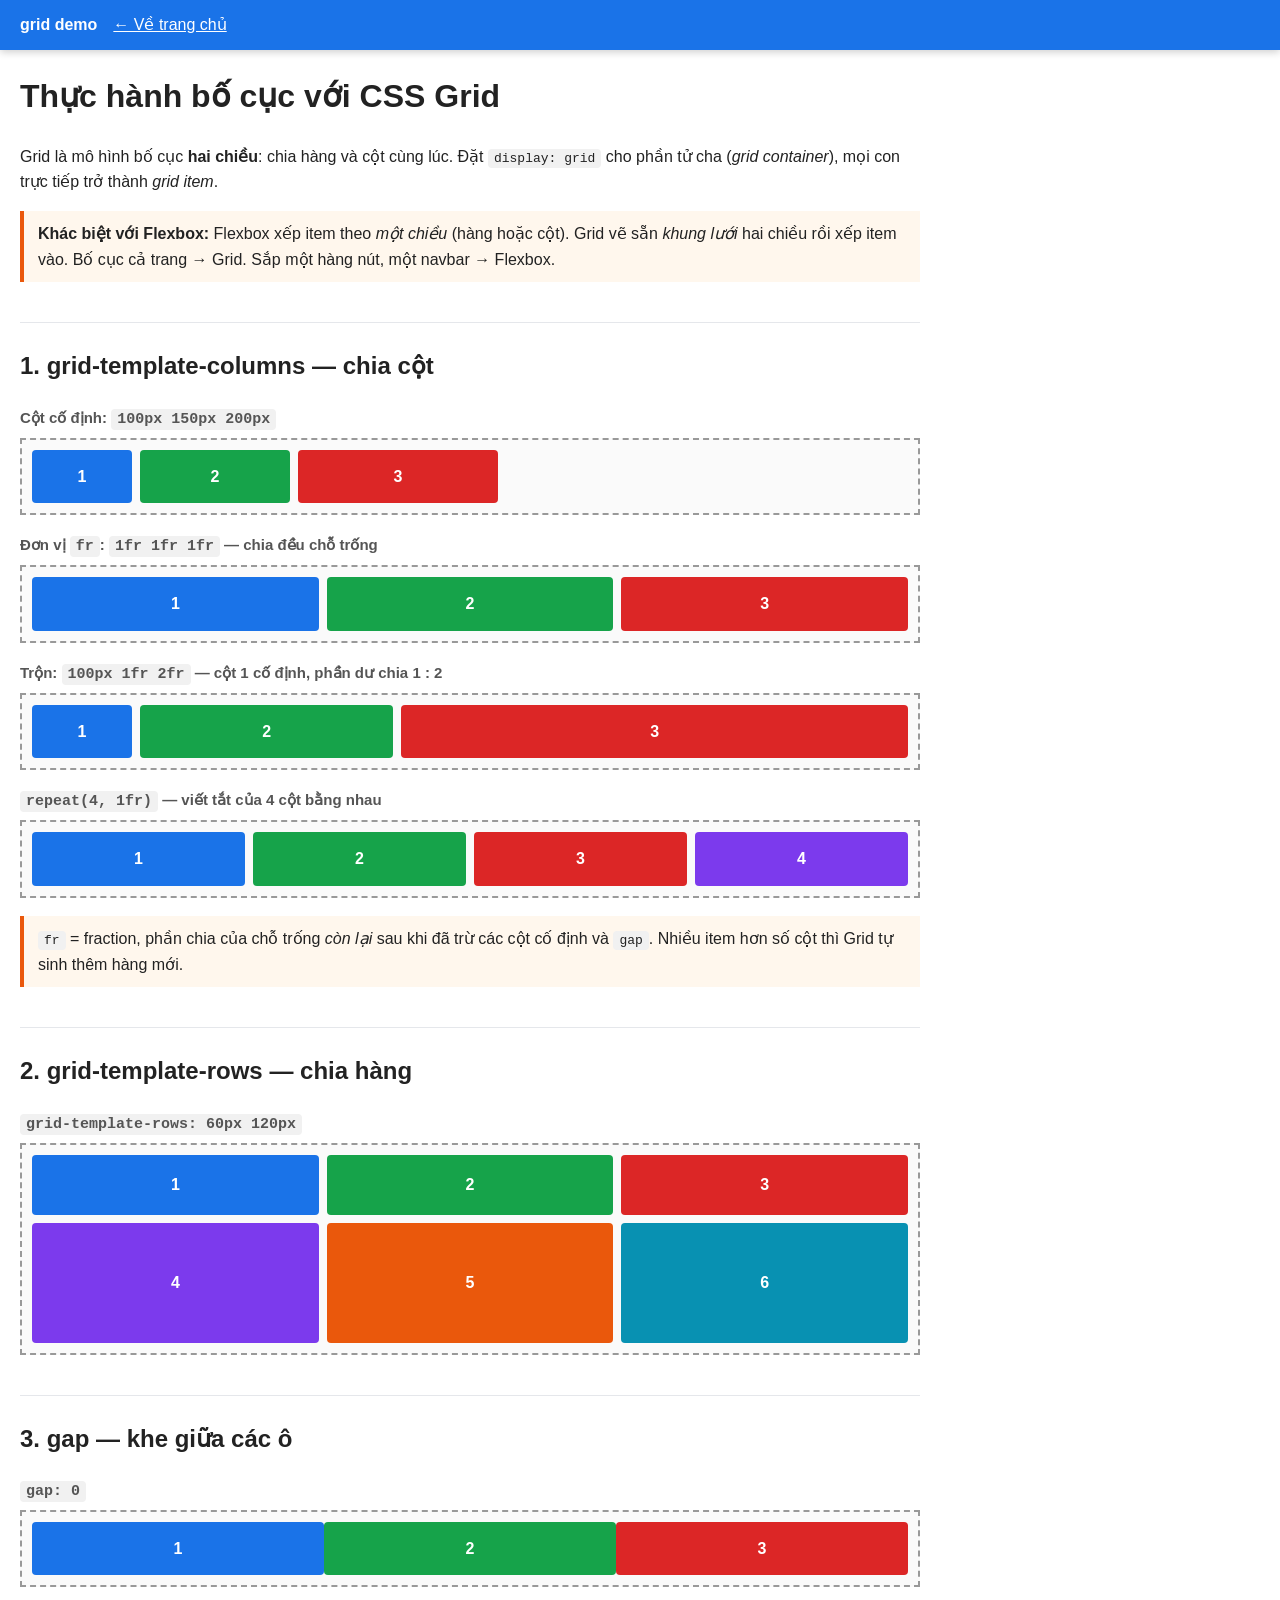
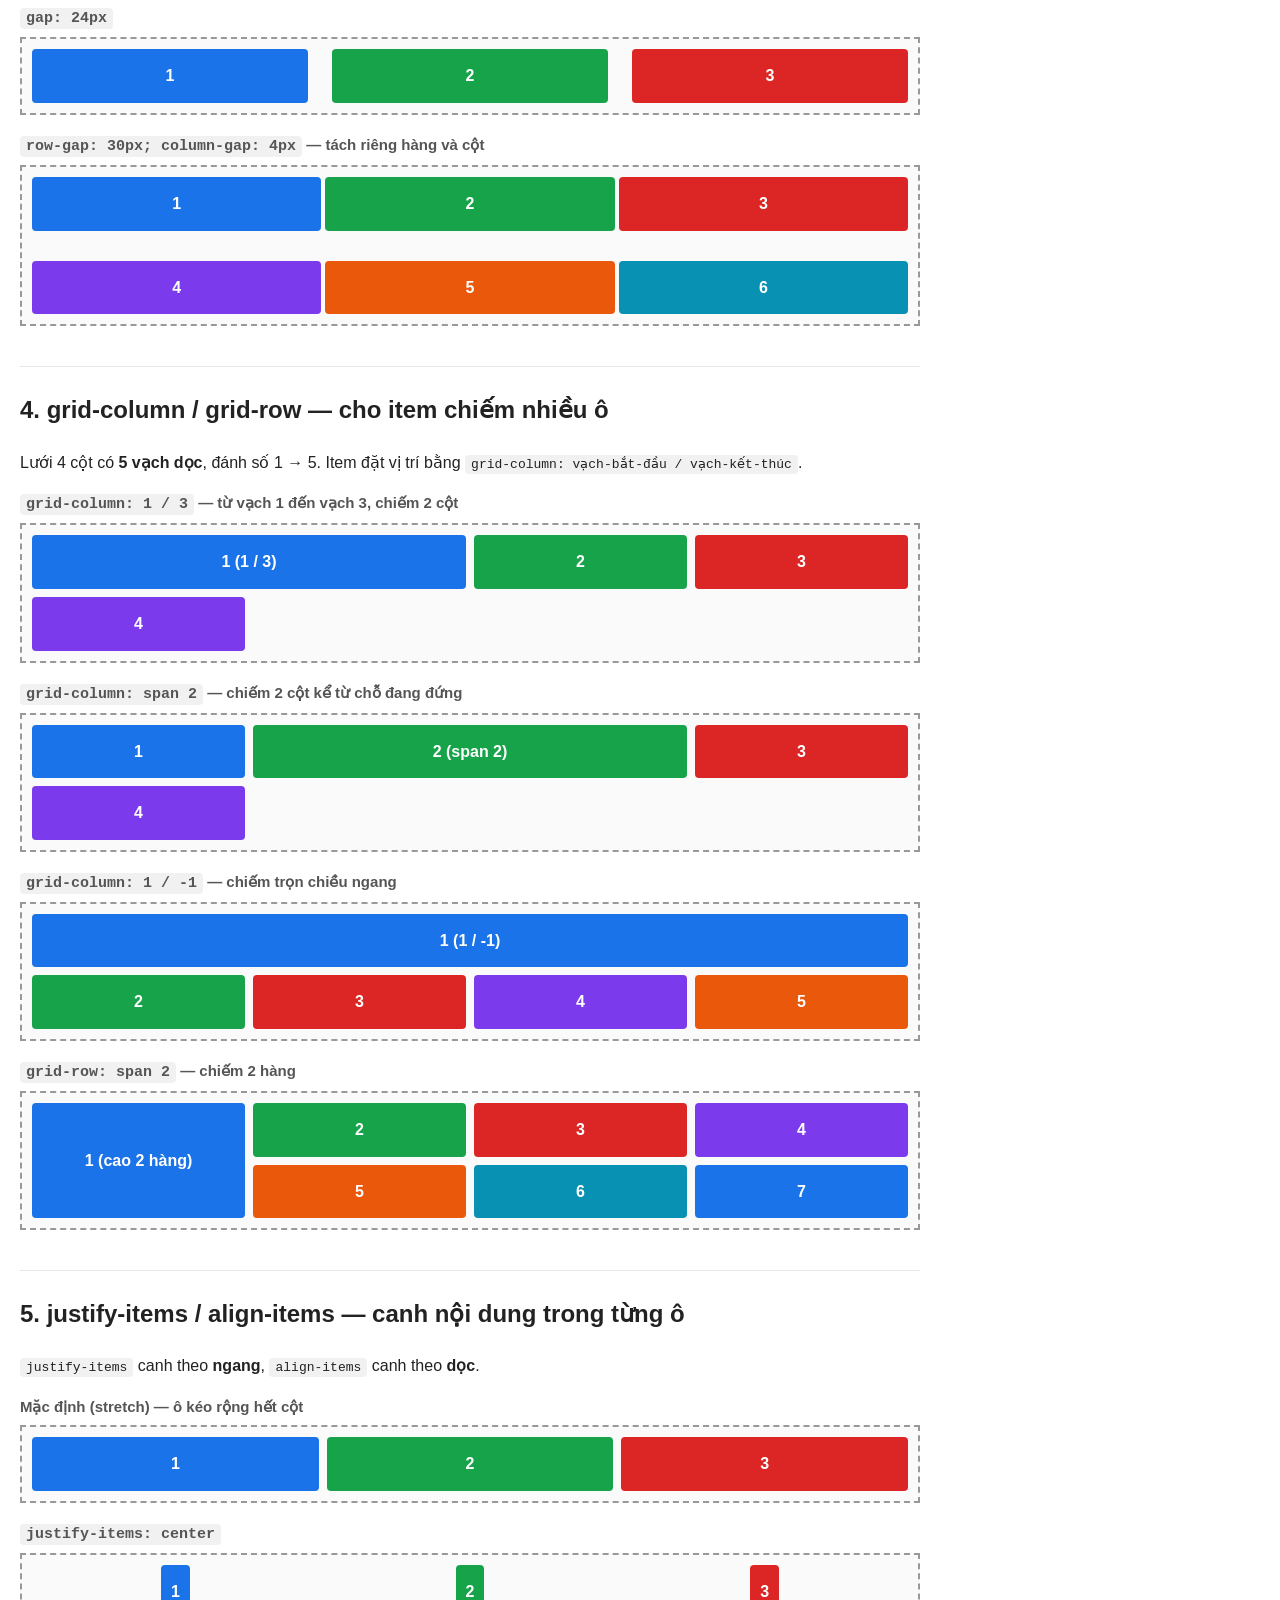
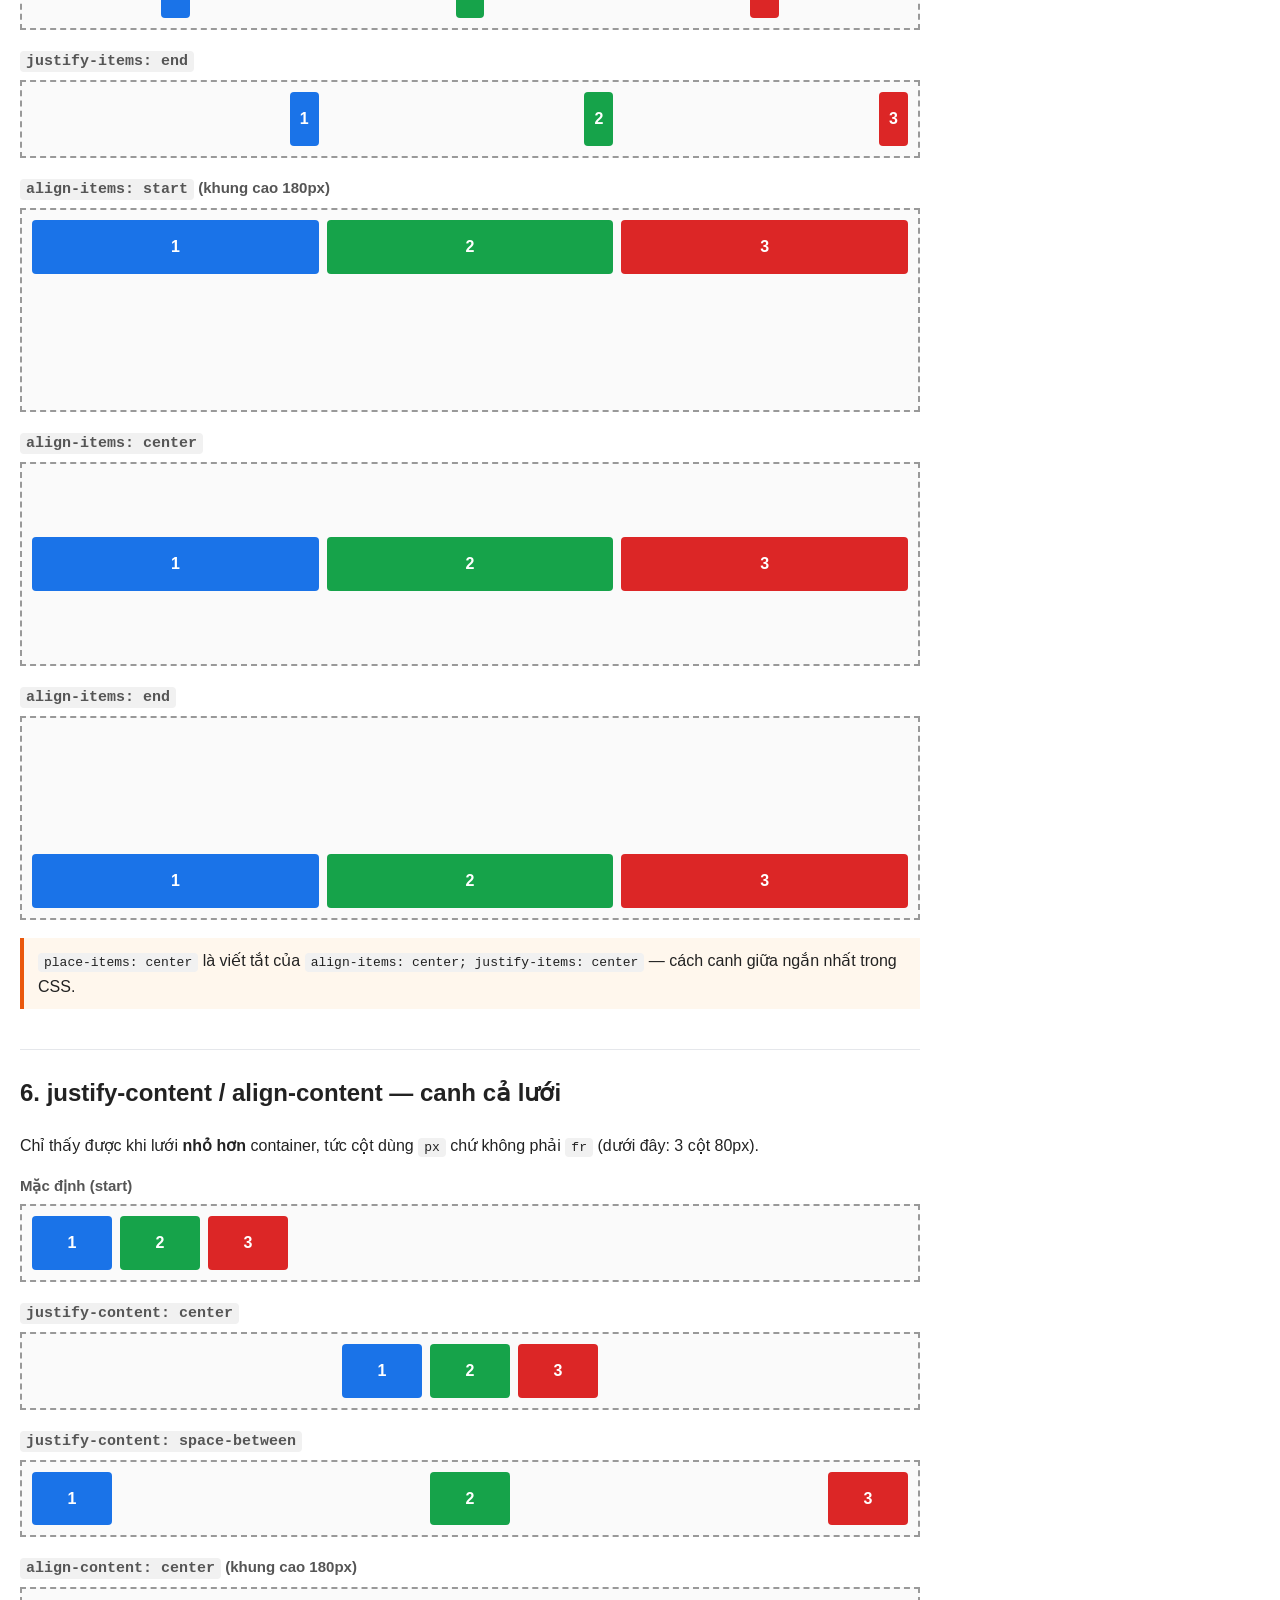
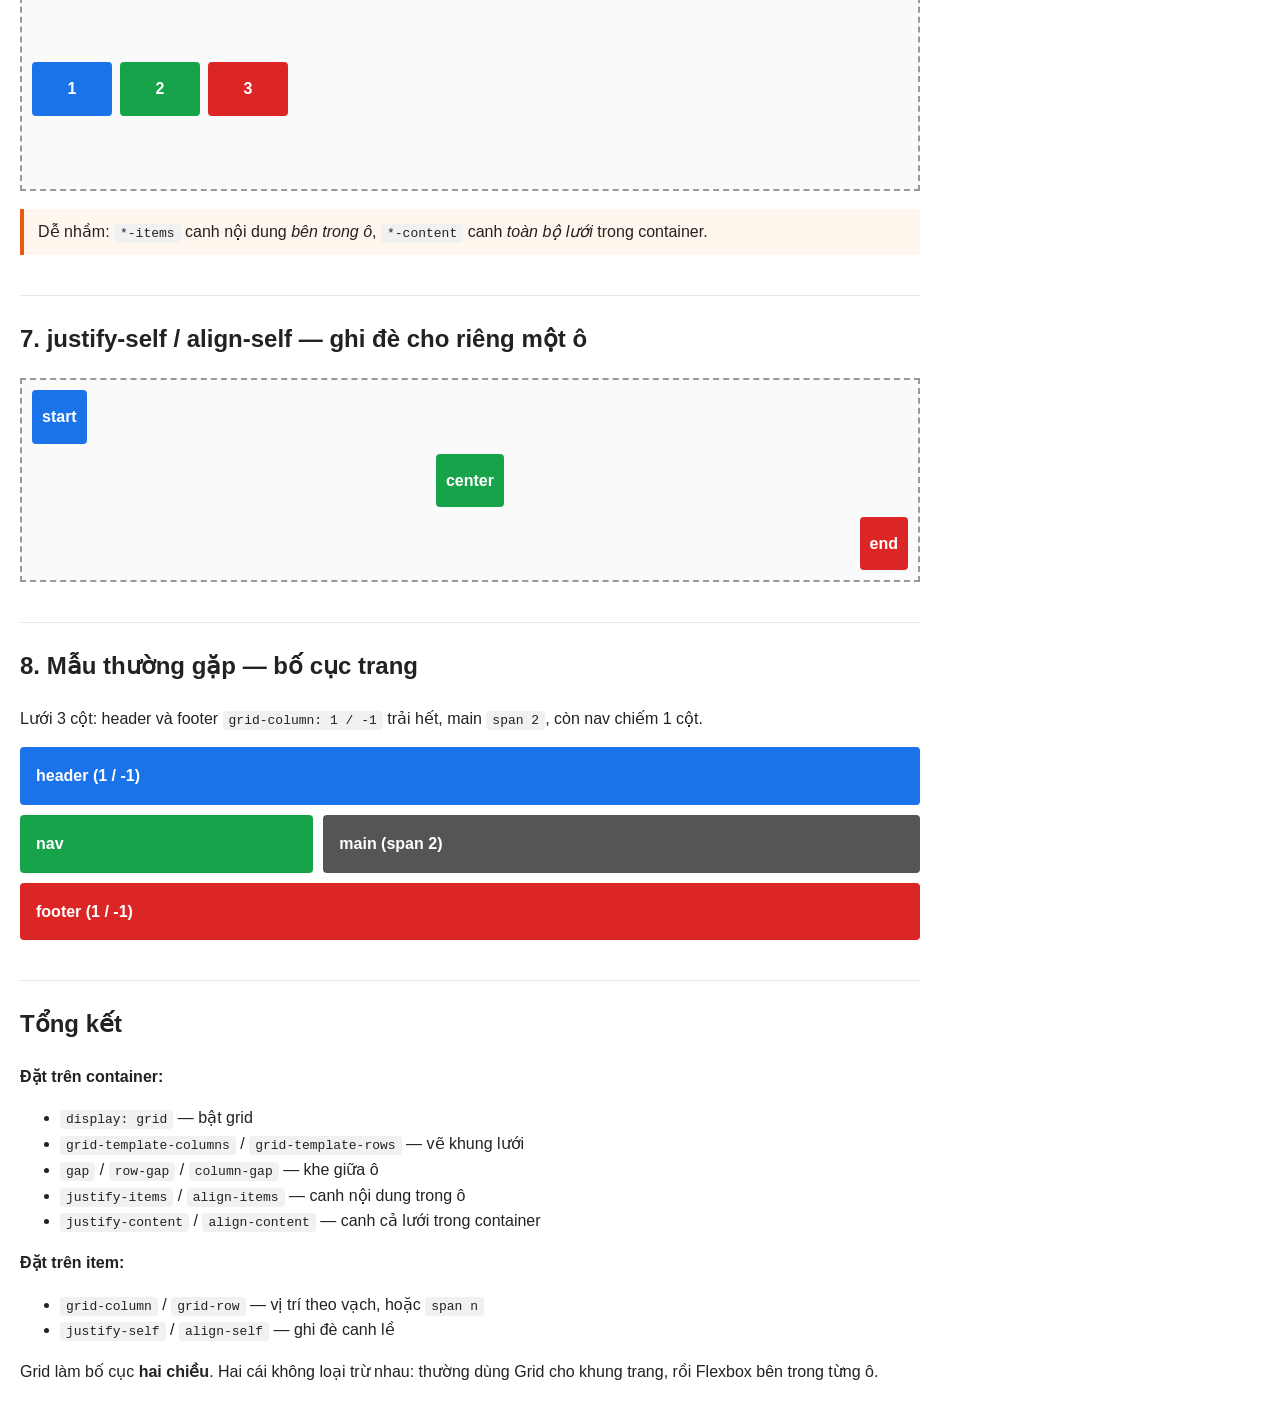
<file: pages/grid.html>
<!DOCTYPE html>
<html lang="vi">
<head>
    <meta charset="UTF-8">
    <meta name="viewport" content="width=device-width, initial-scale=1.0">
    <title>Bố cục với CSS Grid</title>
    <style>
        html { scroll-behavior: smooth; }
        body { font-family: sans-serif; margin: 0; line-height: 1.6; color: #222; }
        .content { padding: 0 20px 60px; max-width: 900px; }
        code { background: #f1f1f1; padding: 2px 6px; border-radius: 4px; }
        h2 { margin-top: 40px; border-top: 1px solid #e5e7eb; padding-top: 24px; }
        h3 { margin-bottom: 6px; font-size: 15px; color: #555; }

        /* Header dính */
        .site-header {
            position: sticky;
            top: 0;
            z-index: 10;
            display: flex;
            gap: 16px;
            align-items: center;
            padding: 12px 20px;
            background: #1a73e8;
            color: #fff;
            box-shadow: 0 2px 8px rgba(0, 0, 0, 0.2);
        }
        .site-header a { color: #fff; }

        /* ====== Khung demo chung ====== */
        /* .demo = grid container, .box = grid item */
        .demo {
            display: grid;           /* bật grid: các con trực tiếp thành grid item */
            gap: 8px;
            border: 2px dashed #999;
            background: #fafafa;
            padding: 10px;
            margin-bottom: 18px;
        }
        .box {
            display: grid;
            place-items: center;
            padding: 14px 10px;
            background: #1a73e8;
            color: #fff;
            font-weight: bold;
            border-radius: 4px;
        }
        .box:nth-child(2) { background: #16a34a; }
        .box:nth-child(3) { background: #dc2626; }
        .box:nth-child(4) { background: #7c3aed; }
        .box:nth-child(5) { background: #ea580c; }
        .box:nth-child(6) { background: #0891b2; }

        /* 1. grid-template-columns — định nghĩa số cột và độ rộng từng cột */
        .cols-fixed  { grid-template-columns: 100px 150px 200px; }  /* cố định */
        .cols-fr     { grid-template-columns: 1fr 1fr 1fr; }        /* chia đều chỗ trống */
        .cols-mix    { grid-template-columns: 100px 1fr 2fr; }      /* cố định + co giãn */
        .cols-repeat { grid-template-columns: repeat(4, 1fr); }     /* = 1fr 1fr 1fr 1fr */

        /* 2. grid-template-rows — chiều cao các hàng */
        .rows-fixed { grid-template-columns: repeat(3, 1fr); grid-template-rows: 60px 120px; }

        /* 3. gap — khe giữa các ô */
        .gap-0  { grid-template-columns: repeat(3, 1fr); gap: 0; }
        .gap-24 { grid-template-columns: repeat(3, 1fr); gap: 24px; }
        .gap-rc { grid-template-columns: repeat(3, 1fr); row-gap: 30px; column-gap: 4px; }

        /* 4. cho item chiếm nhiều ô — lưới 4 cột có 5 vạch dọc: 1..5 */
        .lines { grid-template-columns: repeat(4, 1fr); }
        .col-1-3   { grid-column: 1 / 3; }   /* từ vạch 1 đến vạch 3 → chiếm 2 cột */
        .col-span2 { grid-column: span 2; }  /* chiếm 2 cột kể từ vị trí hiện tại */
        .col-full  { grid-column: 1 / -1; }  /* -1 là vạch cuối → chiếm hết chiều ngang */
        .row-span2 { grid-row: span 2; }     /* chiếm 2 hàng */

        /* 5. justify-items / align-items — canh nội dung BÊN TRONG từng ô */
        .demo.tall { height: 180px; }
        .three { grid-template-columns: repeat(3, 1fr); }
        .ji-center { justify-items: center; }
        .ji-end    { justify-items: end; }
        .ai-start  { align-items: start; }
        .ai-center { align-items: center; }
        .ai-end    { align-items: end; }

        /* 6. justify-content / align-content — canh CẢ LƯỚI trong container */
        /* Chỉ thấy được khi lưới nhỏ hơn container (cột dùng px, không dùng fr) */
        .small { grid-template-columns: repeat(3, 80px); }
        .jc-center  { justify-content: center; }
        .jc-between { justify-content: space-between; }
        .ac-center  { align-content: center; }

        /* 7. justify-self / align-self — ghi đè cho riêng một ô */
        .self-start  { justify-self: start; align-self: start; }
        .self-center { justify-self: center; align-self: center; }
        .self-end    { justify-self: end; align-self: end; }

        /* ====== MẪU: bố cục trang đơn giản, 3 cột ====== */
        .page-layout {
            display: grid;
            grid-template-columns: repeat(3, 1fr);
            gap: 10px;
            margin-bottom: 18px;
        }
        .page-layout > div { padding: 16px; border-radius: 4px; color: #fff; font-weight: bold; }
        .page-layout .hd   { grid-column: 1 / -1; background: #1a73e8; }  /* trải hết 3 cột */
        .page-layout .nav  { background: #16a34a; }
        .page-layout .main { grid-column: span 2; background: #555; }     /* rộng 2 cột */
        .page-layout .ft   { grid-column: 1 / -1; background: #dc2626; }

        .note { background: #fff7ed; border-left: 4px solid #ea580c; padding: 10px 14px; }
    </style>
</head>
<body id="top">
    <header class="site-header">
        <strong>grid demo</strong>
        <a href="../index.html">← Về trang chủ</a>
    </header>

    <div class="content">
        <h1>Thực hành bố cục với CSS Grid</h1>
        <p>
            Grid là mô hình bố cục <strong>hai chiều</strong>: chia hàng và cột cùng lúc.
            Đặt <code>display: grid</code> cho phần tử cha (<em>grid container</em>),
            mọi con trực tiếp trở thành <em>grid item</em>.
        </p>
        <p class="note">
            <strong>Khác biệt với Flexbox:</strong> Flexbox xếp item theo
            <em>một chiều</em> (hàng hoặc cột). Grid vẽ sẵn <em>khung lưới</em> hai chiều
            rồi xếp item vào. Bố cục cả trang → Grid. Sắp một hàng nút, một navbar → Flexbox.
        </p>

        <h2>1. grid-template-columns — chia cột</h2>

        <h3>Cột cố định: <code>100px 150px 200px</code></h3>
        <div class="demo cols-fixed">
            <div class="box">1</div><div class="box">2</div><div class="box">3</div>
        </div>

        <h3>Đơn vị <code>fr</code>: <code>1fr 1fr 1fr</code> — chia đều chỗ trống</h3>
        <div class="demo cols-fr">
            <div class="box">1</div><div class="box">2</div><div class="box">3</div>
        </div>

        <h3>Trộn: <code>100px 1fr 2fr</code> — cột 1 cố định, phần dư chia 1 : 2</h3>
        <div class="demo cols-mix">
            <div class="box">1</div><div class="box">2</div><div class="box">3</div>
        </div>

        <h3><code>repeat(4, 1fr)</code> — viết tắt của 4 cột bằng nhau</h3>
        <div class="demo cols-repeat">
            <div class="box">1</div><div class="box">2</div>
            <div class="box">3</div><div class="box">4</div>
        </div>

        <p class="note">
            <code>fr</code> = fraction, phần chia của chỗ trống <em>còn lại</em> sau khi
            đã trừ các cột cố định và <code>gap</code>. Nhiều item hơn số cột thì Grid
            tự sinh thêm hàng mới.
        </p>

        <h2>2. grid-template-rows — chia hàng</h2>
        <h3><code>grid-template-rows: 60px 120px</code></h3>
        <div class="demo rows-fixed">
            <div class="box">1</div><div class="box">2</div><div class="box">3</div>
            <div class="box">4</div><div class="box">5</div><div class="box">6</div>
        </div>

        <h2>3. gap — khe giữa các ô</h2>

        <h3><code>gap: 0</code></h3>
        <div class="demo gap-0">
            <div class="box">1</div><div class="box">2</div><div class="box">3</div>
        </div>

        <h3><code>gap: 24px</code></h3>
        <div class="demo gap-24">
            <div class="box">1</div><div class="box">2</div><div class="box">3</div>
        </div>

        <h3><code>row-gap: 30px; column-gap: 4px</code> — tách riêng hàng và cột</h3>
        <div class="demo gap-rc">
            <div class="box">1</div><div class="box">2</div><div class="box">3</div>
            <div class="box">4</div><div class="box">5</div><div class="box">6</div>
        </div>

        <h2>4. grid-column / grid-row — cho item chiếm nhiều ô</h2>
        <p>
            Lưới 4 cột có <strong>5 vạch dọc</strong>, đánh số 1 → 5.
            Item đặt vị trí bằng <code>grid-column: vạch-bắt-đầu / vạch-kết-thúc</code>.
        </p>

        <h3><code>grid-column: 1 / 3</code> — từ vạch 1 đến vạch 3, chiếm 2 cột</h3>
        <div class="demo lines">
            <div class="box col-1-3">1 (1 / 3)</div>
            <div class="box">2</div><div class="box">3</div><div class="box">4</div>
        </div>

        <h3><code>grid-column: span 2</code> — chiếm 2 cột kể từ chỗ đang đứng</h3>
        <div class="demo lines">
            <div class="box">1</div>
            <div class="box col-span2">2 (span 2)</div>
            <div class="box">3</div><div class="box">4</div>
        </div>

        <h3><code>grid-column: 1 / -1</code> — chiếm trọn chiều ngang</h3>
        <div class="demo lines">
            <div class="box col-full">1 (1 / -1)</div>
            <div class="box">2</div><div class="box">3</div>
            <div class="box">4</div><div class="box">5</div>
        </div>

        <h3><code>grid-row: span 2</code> — chiếm 2 hàng</h3>
        <div class="demo lines">
            <div class="box row-span2">1 (cao 2 hàng)</div>
            <div class="box">2</div><div class="box">3</div><div class="box">4</div>
            <div class="box">5</div><div class="box">6</div><div class="box">7</div>
        </div>

        <h2>5. justify-items / align-items — canh nội dung trong từng ô</h2>
        <p><code>justify-items</code> canh theo <strong>ngang</strong>, <code>align-items</code> canh theo <strong>dọc</strong>.</p>

        <h3>Mặc định (stretch) — ô kéo rộng hết cột</h3>
        <div class="demo three">
            <div class="box">1</div><div class="box">2</div><div class="box">3</div>
        </div>

        <h3><code>justify-items: center</code></h3>
        <div class="demo three ji-center">
            <div class="box">1</div><div class="box">2</div><div class="box">3</div>
        </div>

        <h3><code>justify-items: end</code></h3>
        <div class="demo three ji-end">
            <div class="box">1</div><div class="box">2</div><div class="box">3</div>
        </div>

        <h3><code>align-items: start</code> (khung cao 180px)</h3>
        <div class="demo three tall ai-start">
            <div class="box">1</div><div class="box">2</div><div class="box">3</div>
        </div>

        <h3><code>align-items: center</code></h3>
        <div class="demo three tall ai-center">
            <div class="box">1</div><div class="box">2</div><div class="box">3</div>
        </div>

        <h3><code>align-items: end</code></h3>
        <div class="demo three tall ai-end">
            <div class="box">1</div><div class="box">2</div><div class="box">3</div>
        </div>

        <p class="note">
            <code>place-items: center</code> là viết tắt của
            <code>align-items: center; justify-items: center</code> — cách canh giữa
            ngắn nhất trong CSS.
        </p>

        <h2>6. justify-content / align-content — canh cả lưới</h2>
        <p>
            Chỉ thấy được khi lưới <strong>nhỏ hơn</strong> container, tức cột dùng
            <code>px</code> chứ không phải <code>fr</code> (dưới đây: 3 cột 80px).
        </p>

        <h3>Mặc định (start)</h3>
        <div class="demo small">
            <div class="box">1</div><div class="box">2</div><div class="box">3</div>
        </div>

        <h3><code>justify-content: center</code></h3>
        <div class="demo small jc-center">
            <div class="box">1</div><div class="box">2</div><div class="box">3</div>
        </div>

        <h3><code>justify-content: space-between</code></h3>
        <div class="demo small jc-between">
            <div class="box">1</div><div class="box">2</div><div class="box">3</div>
        </div>

        <h3><code>align-content: center</code> (khung cao 180px)</h3>
        <div class="demo small tall ac-center">
            <div class="box">1</div><div class="box">2</div><div class="box">3</div>
        </div>

        <p class="note">
            Dễ nhầm: <code>*-items</code> canh nội dung <em>bên trong ô</em>,
            <code>*-content</code> canh <em>toàn bộ lưới</em> trong container.
        </p>

        <h2>7. justify-self / align-self — ghi đè cho riêng một ô</h2>
        <div class="demo three tall">
            <div class="box self-start">start</div>
            <div class="box self-center">center</div>
            <div class="box self-end">end</div>
        </div>

        <h2>8. Mẫu thường gặp — bố cục trang</h2>
        <p>
            Lưới 3 cột: header và footer <code>grid-column: 1 / -1</code> trải hết,
            main <code>span 2</code>, còn nav chiếm 1 cột.
        </p>
        <div class="page-layout">
            <div class="hd">header (1 / -1)</div>
            <div class="nav">nav</div>
            <div class="main">main (span 2)</div>
            <div class="ft">footer (1 / -1)</div>
        </div>

        <h2>Tổng kết</h2>
        <p><strong>Đặt trên container:</strong></p>
        <ul>
            <li><code>display: grid</code> — bật grid</li>
            <li><code>grid-template-columns</code> / <code>grid-template-rows</code> — vẽ khung lưới</li>
            <li><code>gap</code> / <code>row-gap</code> / <code>column-gap</code> — khe giữa ô</li>
            <li><code>justify-items</code> / <code>align-items</code> — canh nội dung trong ô</li>
            <li><code>justify-content</code> / <code>align-content</code> — canh cả lưới trong container</li>
        </ul>
        <p><strong>Đặt trên item:</strong></p>
        <ul>
            <li><code>grid-column</code> / <code>grid-row</code> — vị trí theo vạch, hoặc <code>span n</code></li>
            <li><code>justify-self</code> / <code>align-self</code> — ghi đè canh lề</li>
        </ul>
        <p>
            Grid làm bố cục <strong>hai chiều</strong>. Hai cái không loại trừ nhau:
            thường dùng Grid cho khung trang, rồi Flexbox bên trong từng ô.
        </p>
    </div>
</body>
</html>
</file>
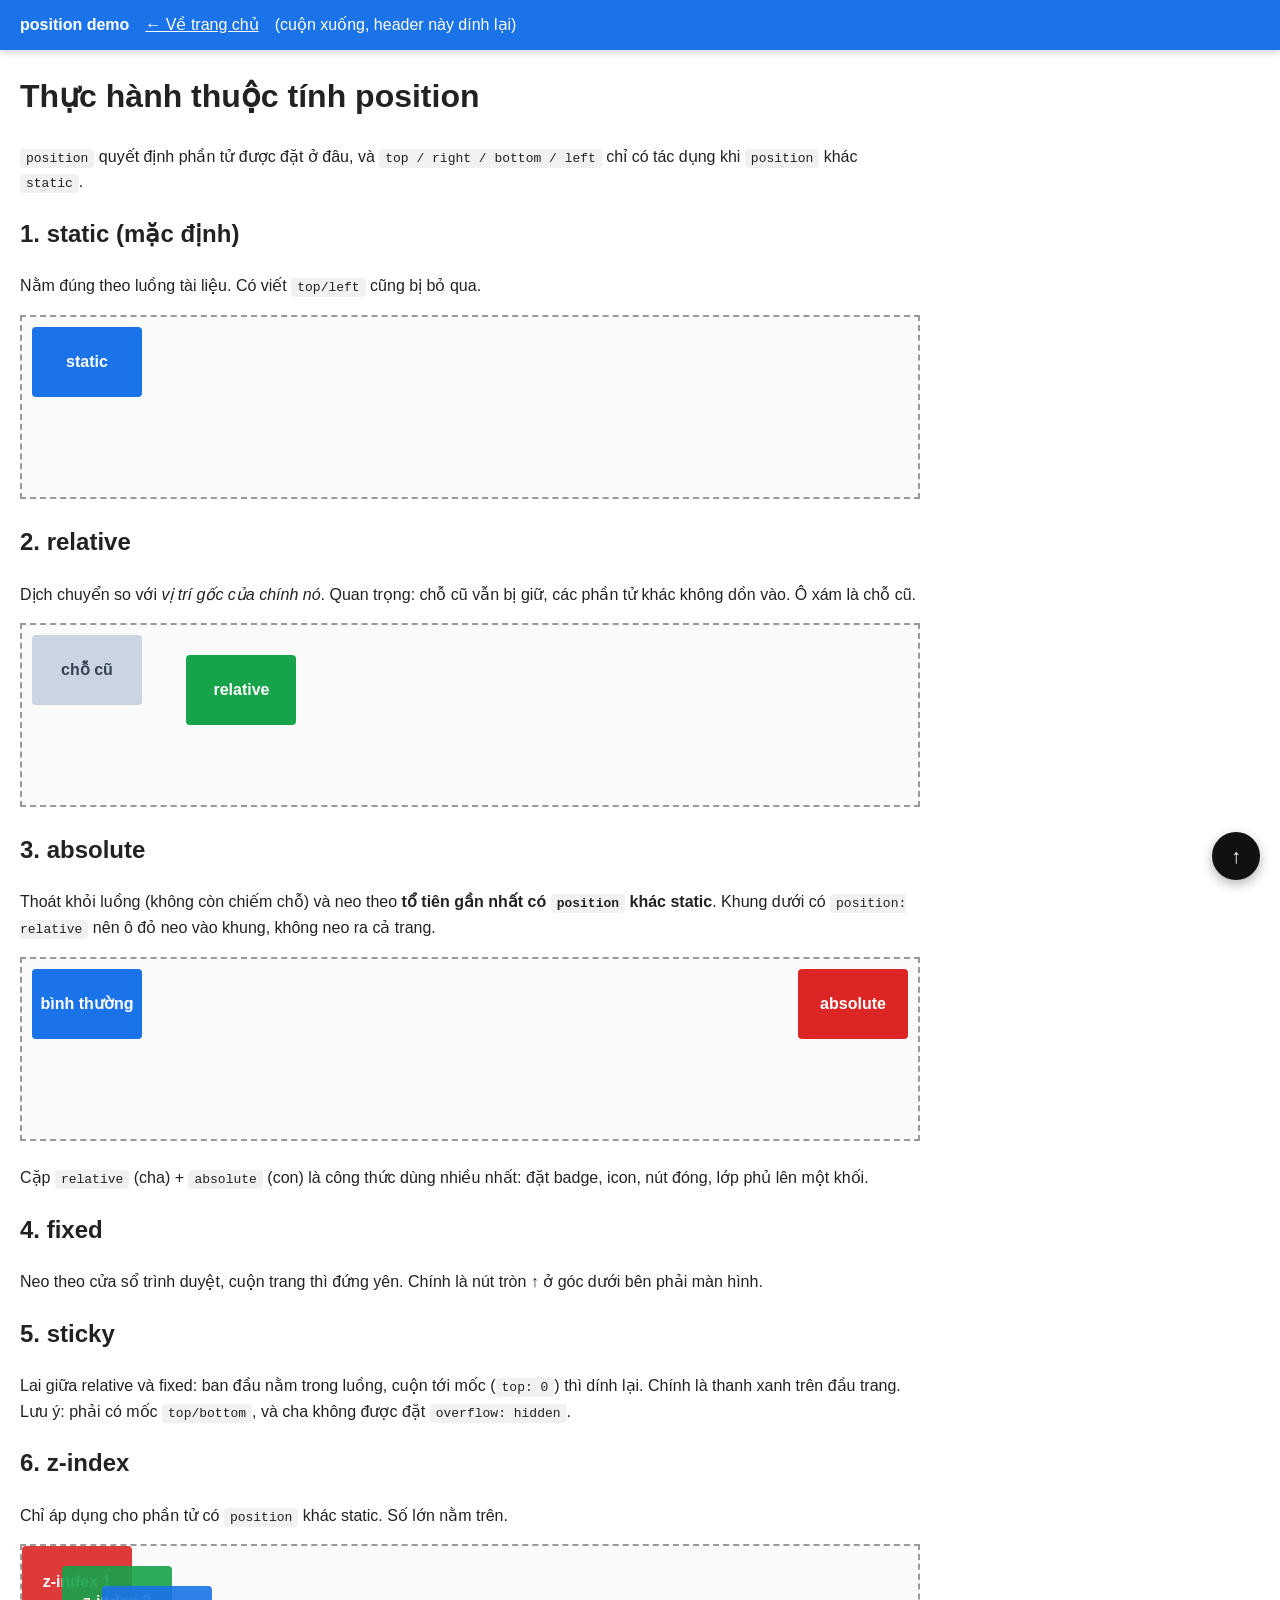
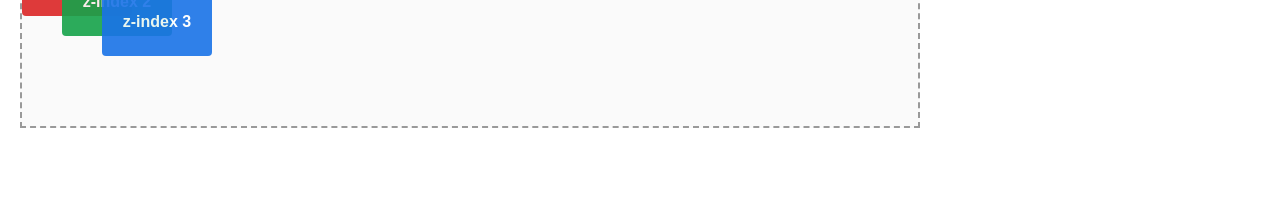
<file: pages/position.html>
<!DOCTYPE html>
<html lang="vi">
<head>
    <meta charset="UTF-8">
    <meta name="viewport" content="width=device-width, initial-scale=1.0">
    <title>Thuộc tính position</title>
    <style>
        html { scroll-behavior: smooth; }
        body { font-family: sans-serif; margin: 0; line-height: 1.6; color: #222; }
        .content { padding: 0 20px 60px; max-width: 900px; }
        code { background: #f1f1f1; padding: 2px 6px; border-radius: 4px; }

        /* ====== ỨNG DỤNG 1: header dính (sticky) ====== */
        .site-header {
            position: sticky;   /* bình thường như static, chạm mốc top thì dính lại */
            top: 0;             /* bắt buộc có mốc, thiếu top thì không dính */
            z-index: 10;        /* nổi lên trên nội dung khi cuộn qua */
            display: flex;
            gap: 16px;
            align-items: center;
            padding: 12px 20px;
            background: #1a73e8;
            color: #fff;
            box-shadow: 0 2px 8px rgba(0, 0, 0, 0.2);
        }
        .site-header a { color: #fff; }

        /* ====== ỨNG DỤNG 2: nút cuộn lên đầu trang (fixed) ====== */
        .to-top {
            position: fixed;    /* neo theo cửa sổ, cuộn thế nào cũng đứng yên */
            right: 20px;
            bottom: 20px;
            z-index: 20;
            width: 48px;
            height: 48px;
            border-radius: 50%;
            background: #111;
            color: #fff;
            font-size: 20px;
            text-decoration: none;
            display: grid;
            place-items: center;
            box-shadow: 0 4px 12px rgba(0, 0, 0, 0.3);
        }
        .to-top:hover { background: #1a73e8; }

        /* ====== Khung demo chung ====== */
        .demo {
            position: relative;  /* làm mốc cho các con absolute bên trong */
            border: 2px dashed #999;
            background: #fafafa;
            padding: 10px;
            min-height: 160px;
            margin-bottom: 24px;
        }
        .box {
            width: 110px;
            height: 70px;
            display: inline-grid;
            place-items: center;
            background: #1a73e8;
            color: #fff;
            font-weight: bold;
            border-radius: 4px;
        }
        .box.ghost { background: #cbd5e1; color: #334155; }

        /* 1. static: mặc định, top/left bị bỏ qua */
        .pos-static { position: static; top: 40px; left: 40px; }

        /* 2. relative: dịch khỏi vị trí cũ nhưng CHỖ CŨ vẫn bị chiếm */
        .pos-relative { position: relative; top: 20px; left: 40px; background: #16a34a; }

        /* 3. absolute: thoát khỏi luồng, neo theo tổ tiên gần nhất có position khác static */
        .pos-absolute { position: absolute; top: 10px; right: 10px; background: #dc2626; }

        /* 4. z-index: số lớn nằm trên */
        .stack { position: relative; height: 120px; }
        .stack .box { position: absolute; opacity: 0.9; }
        .z1 { top: 0;  left: 0;  z-index: 1; background: #dc2626; }
        .z2 { top: 20px; left: 40px; z-index: 2; background: #16a34a; }
        .z3 { top: 40px; left: 80px; z-index: 3; background: #1a73e8; }
    </style>
</head>
<body id="top">
    <header class="site-header">
        <strong>position demo</strong>
        <a href="../index.html">← Về trang chủ</a>
        <span>(cuộn xuống, header này dính lại)</span>
    </header>

    <div class="content">
        <h1>Thực hành thuộc tính position</h1>
        <p>
            <code>position</code> quyết định phần tử được đặt ở đâu, và
            <code>top / right / bottom / left</code> chỉ có tác dụng khi
            <code>position</code> khác <code>static</code>.
        </p>

        <h2>1. static (mặc định)</h2>
        <p>Nằm đúng theo luồng tài liệu. Có viết <code>top/left</code> cũng bị bỏ qua.</p>
        <div class="demo">
            <div class="box pos-static">static</div>
        </div>

        <h2>2. relative</h2>
        <p>
            Dịch chuyển so với <em>vị trí gốc của chính nó</em>. Quan trọng: chỗ cũ vẫn
            bị giữ, các phần tử khác không dồn vào. Ô xám là chỗ cũ.
        </p>
        <div class="demo">
            <div class="box ghost">chỗ cũ</div>
            <div class="box pos-relative">relative</div>
        </div>

        <h2>3. absolute</h2>
        <p>
            Thoát khỏi luồng (không còn chiếm chỗ) và neo theo <strong>tổ tiên gần nhất
            có <code>position</code> khác static</strong>. Khung dưới có
            <code>position: relative</code> nên ô đỏ neo vào khung, không neo ra cả trang.
        </p>
        <div class="demo">
            <div class="box">bình thường</div>
            <div class="box pos-absolute">absolute</div>
        </div>
        <p>
            Cặp <code>relative</code> (cha) + <code>absolute</code> (con) là công thức
            dùng nhiều nhất: đặt badge, icon, nút đóng, lớp phủ lên một khối.
        </p>

        <h2>4. fixed</h2>
        <p>
            Neo theo cửa sổ trình duyệt, cuộn trang thì đứng yên. Chính là nút tròn
            <strong>↑</strong> ở góc dưới bên phải màn hình.
        </p>

        <h2>5. sticky</h2>
        <p>
            Lai giữa relative và fixed: ban đầu nằm trong luồng, cuộn tới mốc
            (<code>top: 0</code>) thì dính lại. Chính là thanh xanh trên đầu trang.
            Lưu ý: phải có mốc <code>top/bottom</code>, và cha không được đặt
            <code>overflow: hidden</code>.
        </p>

        <h2>6. z-index</h2>
        <p>Chỉ áp dụng cho phần tử có <code>position</code> khác static. Số lớn nằm trên.</p>
        <div class="demo stack">
            <div class="box z1">z-index 1</div>
            <div class="box z2">z-index 2</div>
            <div class="box z3">z-index 3</div>
        </div>
    </div>

    <a class="to-top" href="#top" aria-label="Lên đầu trang">↑</a>
</body>
</html>
</file>
<file: styles/card.css>
:root {
  --card-ink: #252b42;
  --card-muted: #737373;
  --card-price: #2e2e2e;
  --card-dark: #1a1a1a;
  --card-image-bg: #cdfefb;
  --card-surface: #ffffff;
  --card-border: #000000;
  --card-page-bg: #f5f5f5;
  --card-sale-bg: #e63946;
  --card-shadow: 0 4px 10px rgba(0, 0, 0, 0.1);
  --card-btn-shadow: 0 1px 10px rgba(0, 0, 0, 0.1);
}

* {
  margin: 0;
  padding: 0;
  box-sizing: border-box;
}

.card-page {
  display: grid;
  place-items: center;
  min-height: 100vh;
  padding: 24px;
  font-family: "Montserrat", sans-serif;
  background-color: var(--card-page-bg);
}

/* ===== Card ===== */
.card {
  display: flex;
  flex-direction: column;
  gap: 29px;
  width: 375px;
  max-width: 100%;
  padding: 24px;
  background-color: var(--card-surface);
  border: 1px solid var(--card-border);
  border-radius: 25px;
  box-shadow: var(--card-shadow);
  overflow: hidden;
}

.card-media {
  position: relative;
  height: 242px;
  background-color: var(--card-image-bg);
  border-radius: 10px;
  overflow: hidden;
}

.card-image {
  width: 100%;
  height: 100%;
  object-fit: cover;
}

.card-sale {
  position: absolute;
  top: 12px;
  right: 12px;
  padding: 4px 12px;
  font-size: 0.75rem;
  font-weight: 700;
  letter-spacing: 0.5px;
  color: var(--card-surface);
  background-color: var(--card-sale-bg);
  border-radius: 25px;
}

.card-body {
  display: flex;
  align-items: flex-start;
  justify-content: space-between;
}

.card-info {
  display: flex;
  flex-direction: column;
  gap: 9px;
}

.card-name {
  font-size: 1rem;
  font-weight: 700;
  line-height: 24px;
  letter-spacing: 0.1px;
  color: var(--card-ink);
}

.card-brand {
  font-size: 0.875rem;
  line-height: 20px;
  letter-spacing: 0.2px;
  color: var(--card-muted);
}

.card-price {
  font-size: 1.0625rem;
  font-weight: 700;
  line-height: 20px;
  letter-spacing: 0.2px;
  color: var(--card-price);
}

.card-add {
  display: grid;
  place-items: center;
  width: 40px;
  height: 40px;
  font-family: inherit;
  font-size: 1.75rem;
  font-weight: 500;
  line-height: 1;
  color: var(--card-surface);
  background-color: var(--card-dark);
  border: none;
  border-radius: 25px;
  box-shadow: var(--card-btn-shadow);
  cursor: pointer;
  transition: transform 0.2s ease;
}

.card-add:hover {
  transform: scale(1.1);
}

.card-add:active {
  transform: scale(1);
}
</file>
